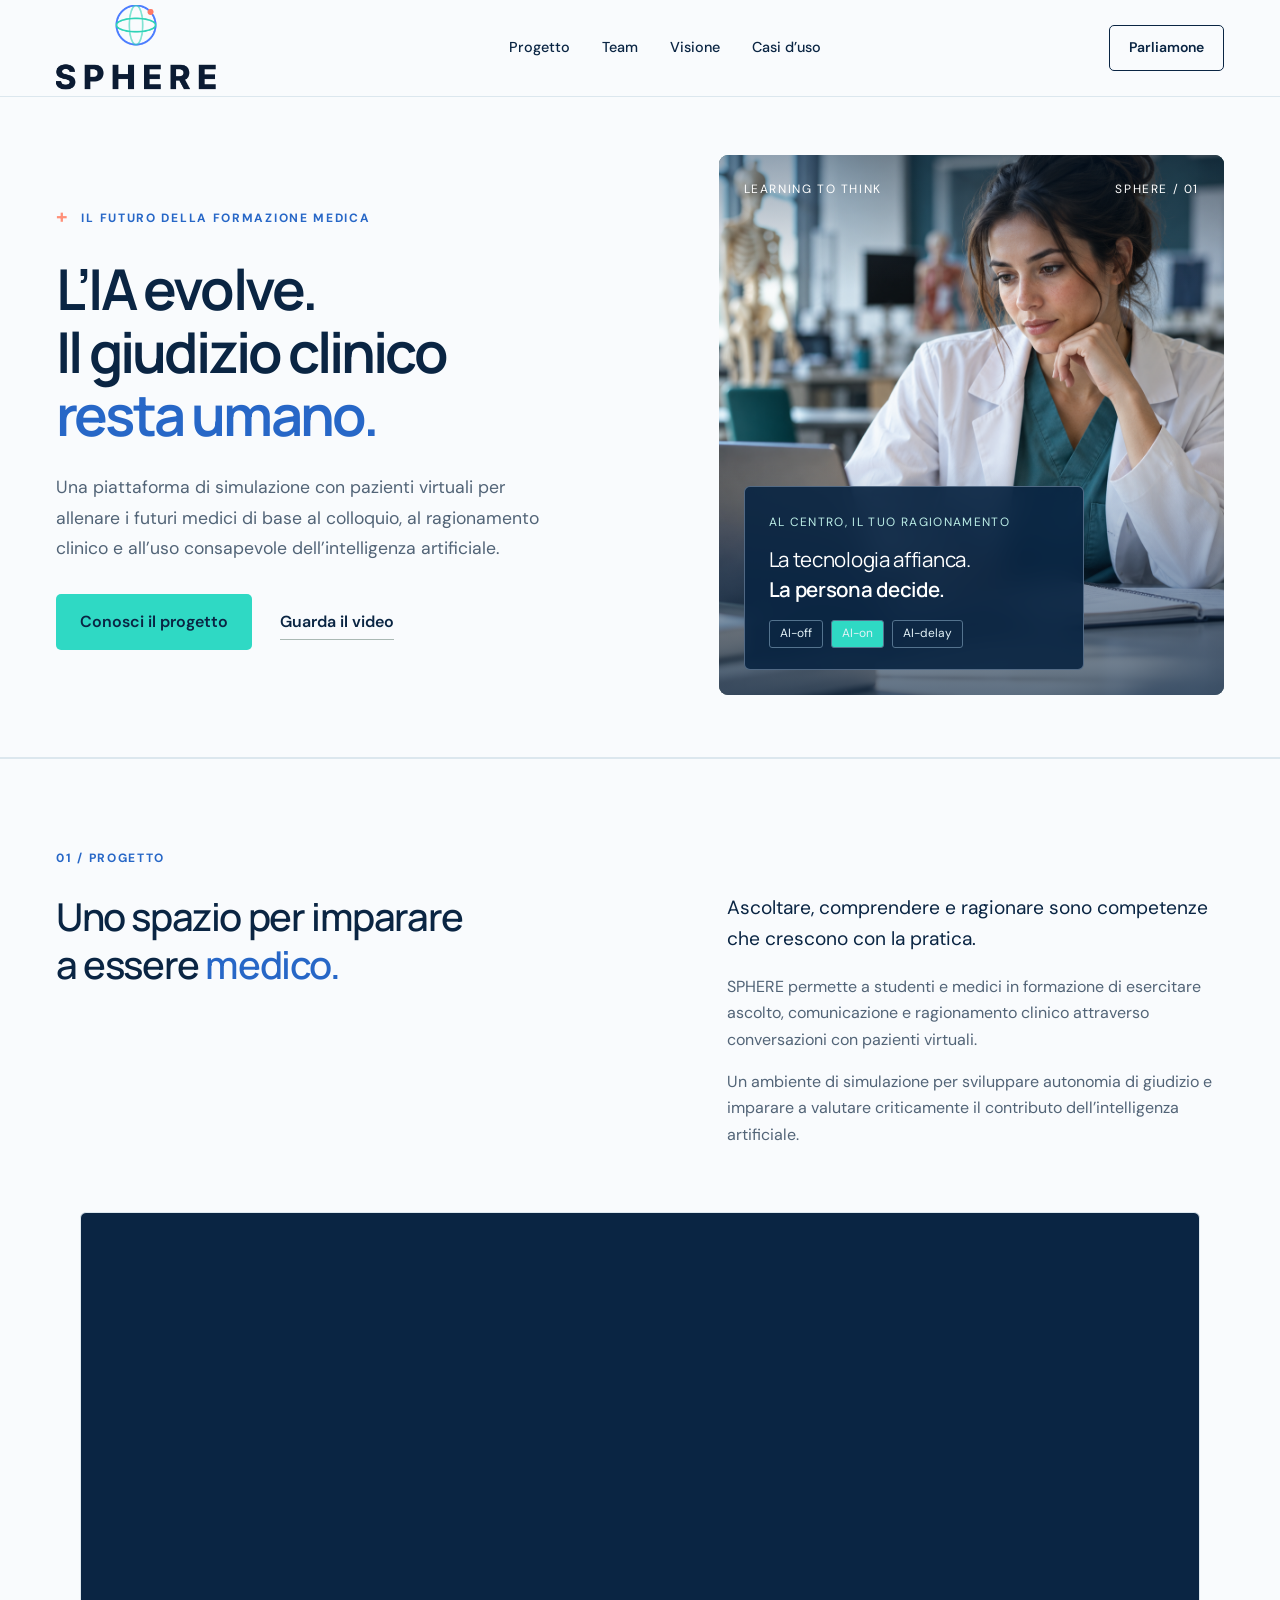
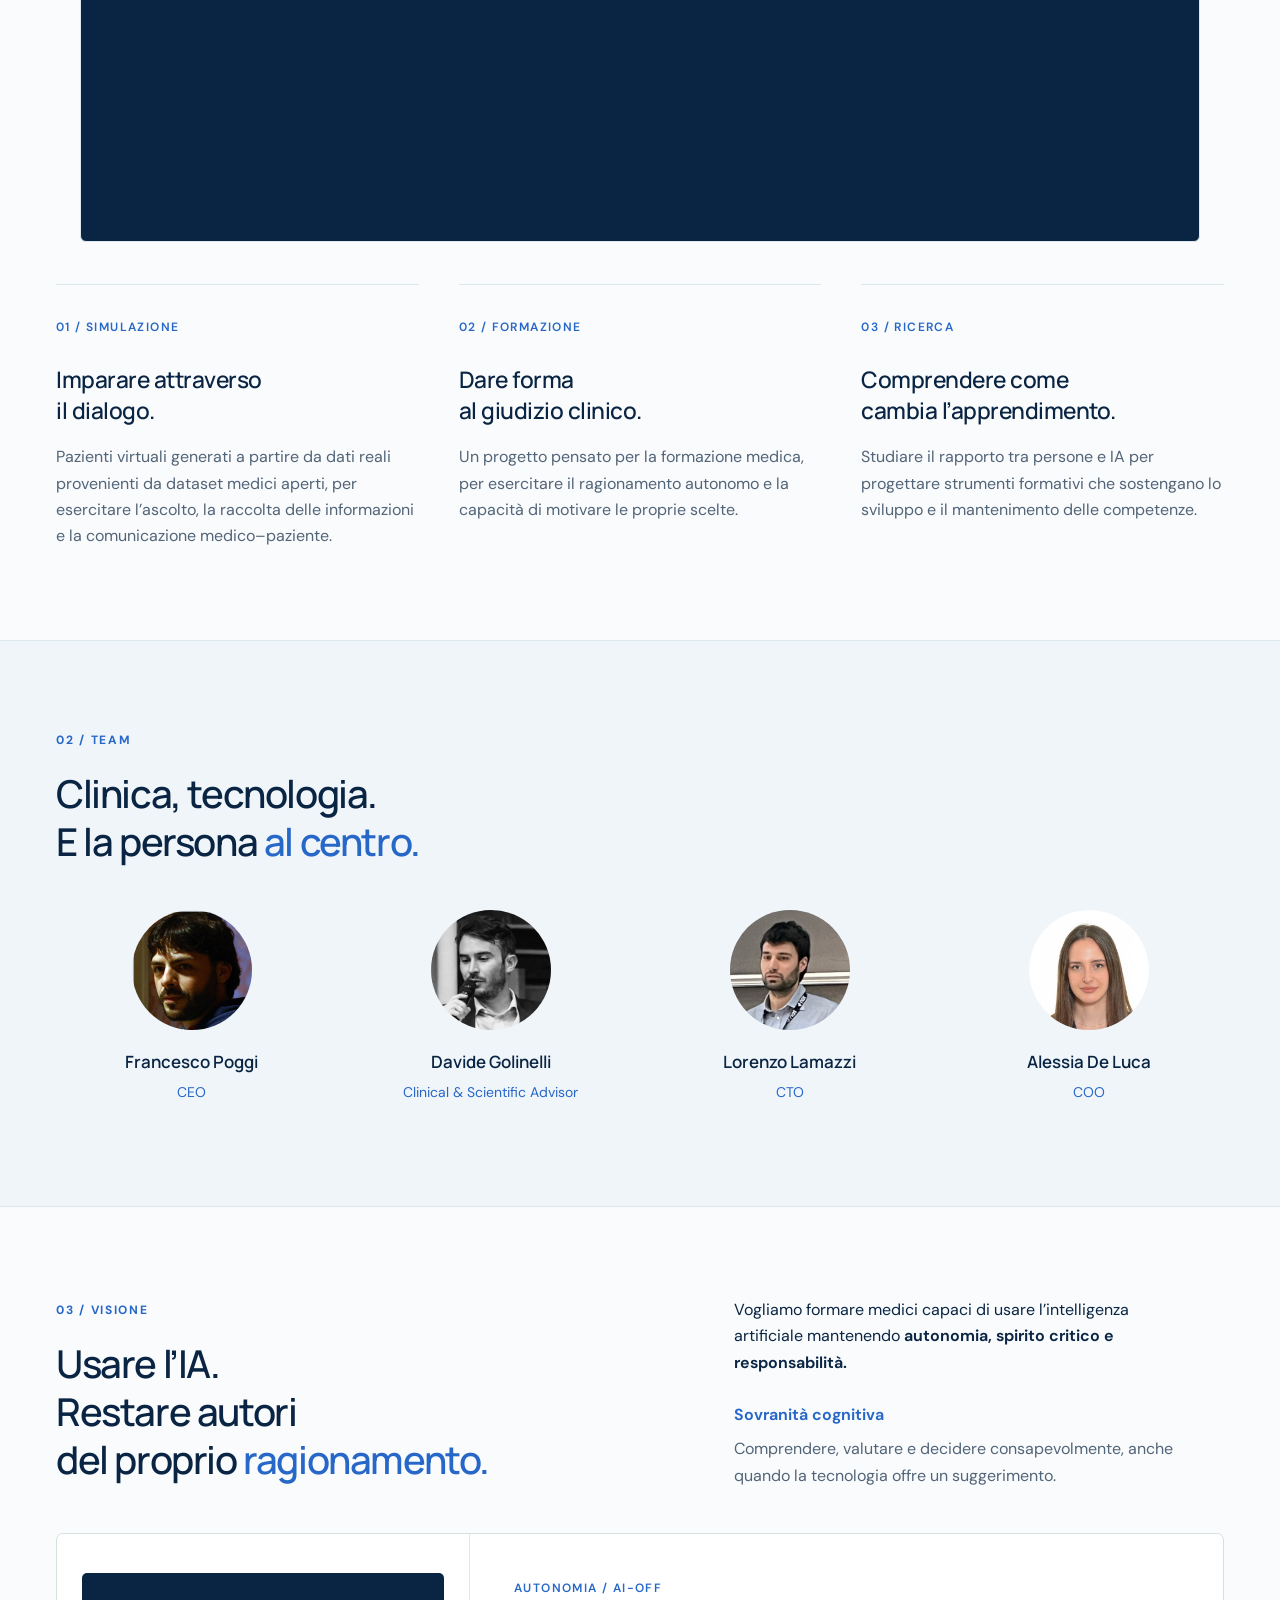
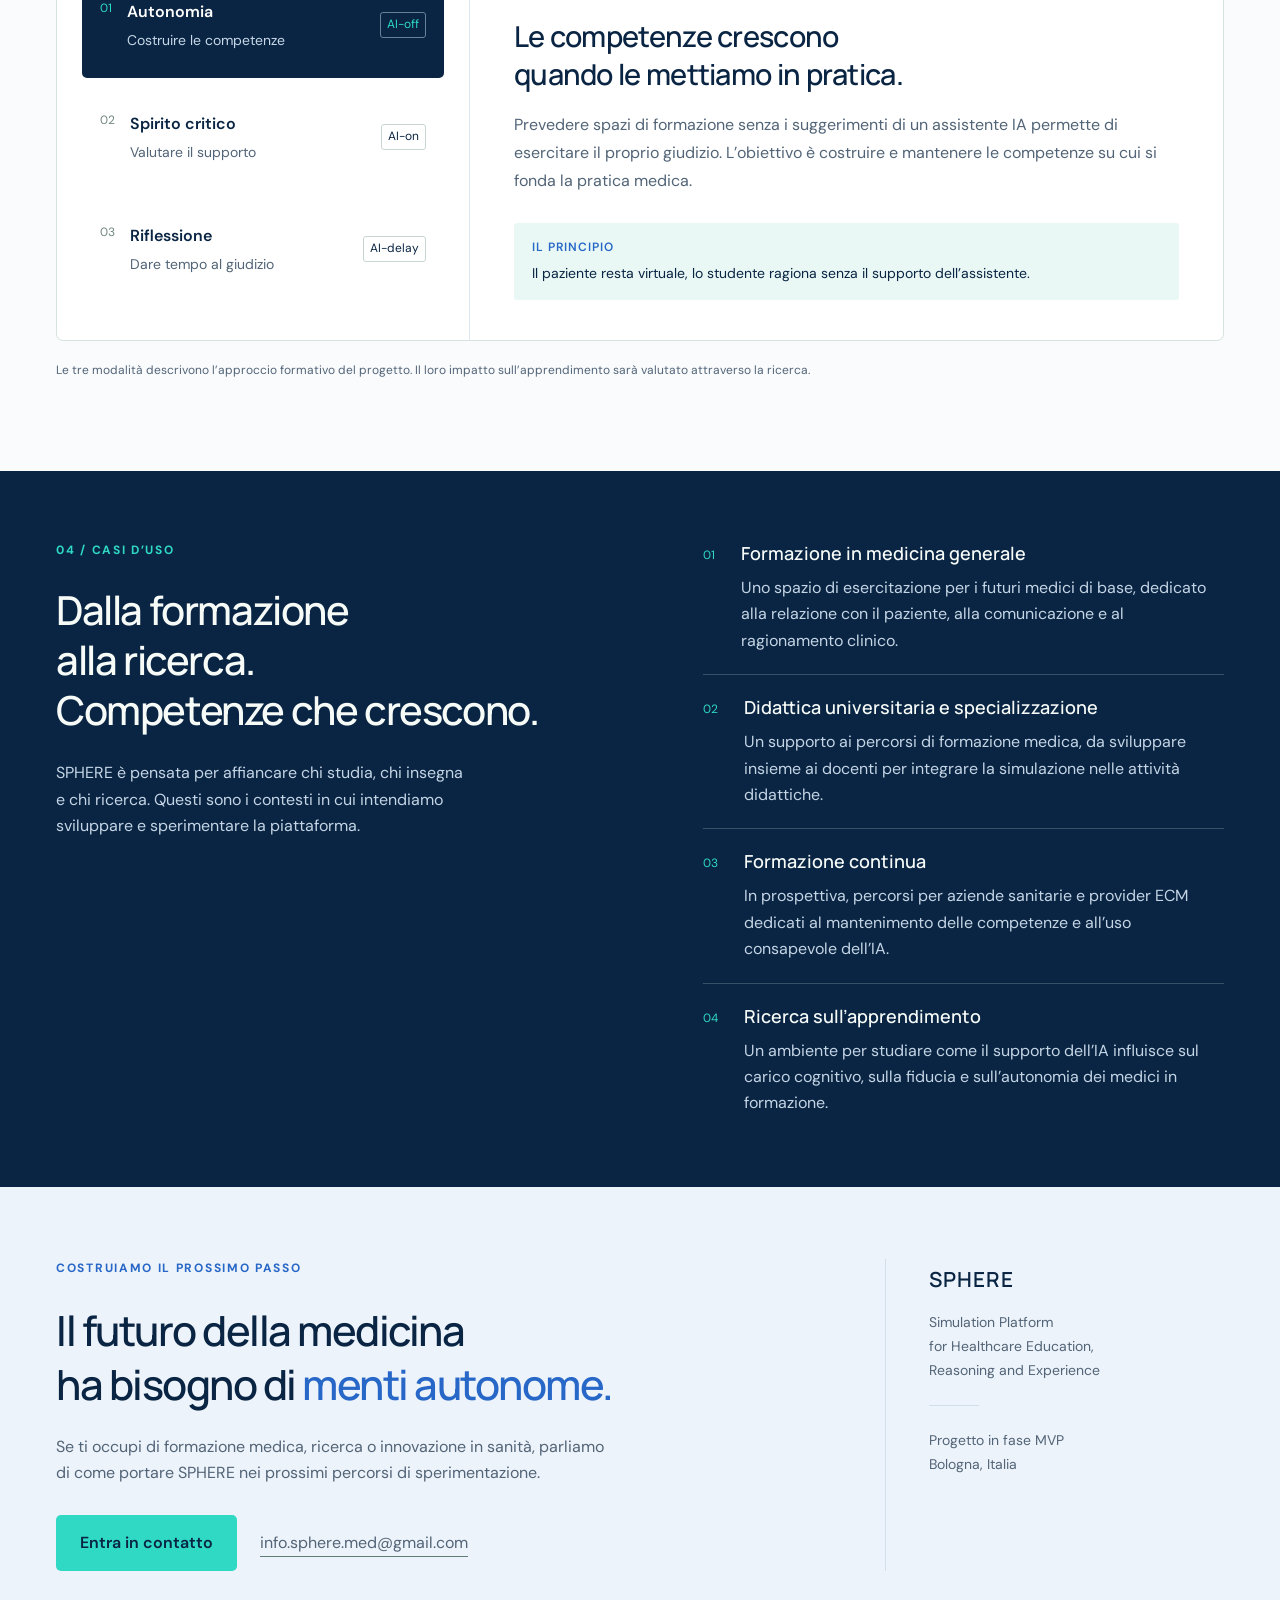
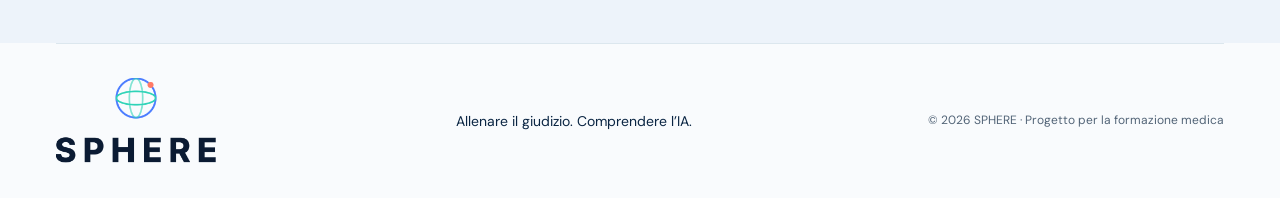
<file: index.html>
<!DOCTYPE html>
<html lang="it">
<head><meta http-equiv="Content-Type" content="text/html; charset=UTF-8">
<meta name="viewport" content="width=device-width,initial-scale=1">
<title>SPHERE — Il giudizio clinico resta umano</title>
<meta name="description" content="SPHERE è il progetto di simulazione clinica per allenare il ragionamento, la comunicazione e l’uso consapevole dell’intelligenza artificiale nella formazione medica.">
<meta name="theme-color" content="#102c2d">
<meta property="og:title" content="SPHERE"><meta property="og:description" content="Allenare medici capaci di usare l’IA senza dipenderne. Scopri il progetto, il team, la visione e i contesti formativi di SPHERE."><meta property="og:type" content="website">
<link rel="icon" type="image/png" href="./assets/logo/SPHERE_logo.png">
<link rel="stylesheet" href="./styles.css">
<script src="./script.js" defer></script>
</head>
<body class="project-showcase logo-palette">
<a class="skip" href="#main">Vai al contenuto</a>
<header class="header"><div class="nav wrap">
<a class="brand" href="#" aria-label="SPHERE, inizio pagina"><span class="brand-logo"><img src="./assets/logo/SPHERE_logo_per-sfondi-chiari.png" alt="" width="2720" height="1688" fetchpriority="high"></span></a>
<nav aria-label="Navigazione principale"><a href="#progetto">Progetto</a><a href="#team">Team</a><a href="#visione">Visione</a><a href="#casi-uso">Casi d’uso</a></nav>
<a class="nav-cta" href="#contatti">Parliamone</a>
</div></header>
<main id="main">
<section class="hero wrap" aria-labelledby="hero-title">
<div class="hero-copy"><p class="eyebrow"><span class="tiny-cross" aria-hidden="true">+</span> IL FUTURO DELLA FORMAZIONE MEDICA</p>
<h1 id="hero-title">L’IA evolve.<br> Il giudizio clinico<br> <em>resta umano.</em></h1>
<p class="hero-intro">Una piattaforma di simulazione con pazienti virtuali per allenare i futuri medici di base al colloquio, al ragionamento clinico e all’uso consapevole dell’intelligenza artificiale.</p>
<div class="hero-actions"><a class="button primary" href="#progetto">Conosci il progetto</a><a class="text-link" href="#video-progetto">Guarda il video</a></div>
<!-- <div class="hero-meta"><span>EDTECH · LIFE SCIENCE</span><span>BOLOGNA, ITALIA</span></div> -->
</div>
<div class="hero-visual has-photo"><img class="hero-image" src="./assets/sphere-hero.png" alt="Immagine illustrativa di una medica in formazione che riflette su un caso al computer" width="1122" height="1402" fetchpriority="high"><div class="visual-heading"><span>LEARNING TO THINK</span><span>SPHERE / 01</span></div><div class="image-note"><span class="note-kicker">AL CENTRO, IL TUO RAGIONAMENTO</span><p>La tecnologia affianca.<br> <strong>La persona decide.</strong></p><div class="mode-pills"><span>AI-off</span><span>AI-on</span><span>AI-delay</span></div></div></div>
</section>
<div class="proof-bar"></div>
<!--
<div class="proof-bar"><div class="wrap proof-inner"><p>Simulation Platform for Healthcare<br> <strong>Education, Reasoning and Experience</strong></p><div><span class="proof-label">FASE DEL PROGETTO</span><strong>MVP funzionante</strong></div><div><span class="proof-label">AL CENTRO</span><strong>La formazione dei futuri medici</strong></div></div></div>
-->

<section class="section wrap intro" id="progetto" aria-labelledby="progetto-title">
  <p class="eyebrow">01 / PROGETTO</p>
  <div class="intro-grid">
    <h2 id="progetto-title">Uno spazio per imparare<br> a essere <em>medico.</em></h2>
    <div>
      <p class="large-copy">Ascoltare, comprendere e ragionare sono competenze che crescono con la pratica.</p>
      <p>
		SPHERE permette a studenti e medici in formazione di esercitare ascolto, comunicazione e ragionamento clinico attraverso conversazioni con pazienti virtuali.
	  </p>
	  <p>
	  Un ambiente di simulazione per sviluppare autonomia di giudizio e imparare a valutare criticamente il contributo dell’intelligenza artificiale.
	  </p>
	</div>
  </div>
  <figure class="project-video" id="video-progetto" aria-label="Presentazione del progetto SPHERE">
    <div class="project-video-frame">
      <iframe src="https://www.youtube-nocookie.com/embed/bb6zfynvsRU" title="Video di presentazione del progetto SPHERE" width="1120" height="630" loading="lazy" referrerpolicy="strict-origin-when-cross-origin" allow="accelerometer; clipboard-write; encrypted-media; gyroscope; picture-in-picture; web-share" allowfullscreen></iframe>
    </div>
  </figure>
  <div class="principle-grid project-pillars">
    <article>
      <span class="principle-number">01 / SIMULAZIONE</span>
      <h3>Imparare attraverso<br> il dialogo.</h3>
      <p>Pazienti virtuali generati a partire da dati reali provenienti da dataset medici aperti, per esercitare l’ascolto, la raccolta delle informazioni e la comunicazione medico–paziente.</p>
    </article>
    <article>
      <span class="principle-number">02 / FORMAZIONE</span>
      <h3>Dare forma<br> al giudizio clinico.</h3>
      <p>Un progetto pensato per la formazione medica, per esercitare il ragionamento autonomo e la capacità di motivare le proprie scelte.</p>
    </article>
    <article>
      <span class="principle-number">03 / RICERCA</span>
      <h3>Comprendere come<br> cambia l’apprendimento.</h3>
      <p>Studiare il rapporto tra persone e IA per progettare strumenti formativi che sostengano lo sviluppo e il mantenimento delle competenze.</p>
    </article>
  </div>
</section>

<section class="team-section" id="team" aria-labelledby="team-title">
  <div class="section wrap">
    <div class="section-heading">
      <div>
        <p class="eyebrow">02 / TEAM</p>
        <h2 id="team-title">Clinica, tecnologia.<br> E la persona <em>al centro.</em></h2>
      </div>
    </div>
    <div class="team-grid">
      <article><span class="team-portrait portrait-fp"><img src="./assets/Foto_FP.png" alt="Ritratto di Francesco Poggi" width="120" height="120" loading="lazy" decoding="async"></span><h3>Francesco Poggi</h3><p>CEO</p></article>
	  <article><span class="team-portrait portrait-dg"><img src="./assets/Foto_DG.png" alt="Ritratto di Davide Golinelli" width="120" height="120" loading="lazy" decoding="async"></span><h3>Davide Golinelli</h3><p>Clinical & Scientific Advisor</p></article>
	  <article><span class="team-portrait portrait-ll"><img src="./assets/Foto_LL.png" alt="Ritratto di Lorenzo Lamazzi" width="120" height="120" loading="lazy" decoding="async"></span><h3>Lorenzo Lamazzi</h3><p>CTO</p></article>
      <article><span class="team-portrait portrait-ad"><img src="./assets/Foto_AD.png" alt="Ritratto di Alessia De Luca" width="120" height="120" loading="lazy" decoding="async"></span><h3>Alessia De Luca</h3><p>COO</p></article>
    </div>
  </div>
</section>

<section class="method-section vision-section" id="visione" aria-labelledby="visione-title">
  <div class="wrap section">
    <div class="section-heading">
      <div>
        <p class="eyebrow">03 / VISIONE</p>
        <h2 id="visione-title">Usare l’IA.<br> Restare autori<br> del proprio <em>ragionamento.</em></h2>
      </div>
      <div class="vision-intro">
        <p class="vision-statement">Vogliamo formare medici capaci di usare l’intelligenza artificiale mantenendo <strong>autonomia, spirito critico e responsabilità.</strong></p>
        <div class="vision-definition">
          <p class="vision-label">Sovranità cognitiva</p>
          <p>Comprendere, valutare e decidere consapevolmente, anche quando la tecnologia offre un suggerimento.</p>
        </div>
      </div>
    </div>
    <div class="method-explorer">
      <div class="mode-selector" role="tablist" aria-orientation="vertical" aria-label="Approccio formativo">
        <button id="tab-off" role="tab" aria-selected="true" aria-controls="panel-off" class="mode-tab"><span class="mode-index">01</span><span><strong>Autonomia</strong><small>Costruire le competenze</small></span><span class="mode-tag">AI-off</span></button>
        <button id="tab-on" role="tab" aria-selected="false" aria-controls="panel-on" tabindex="-1" class="mode-tab"><span class="mode-index">02</span><span><strong>Spirito critico</strong><small>Valutare il supporto</small></span><span class="mode-tag">AI-on</span></button>
        <button id="tab-delay" role="tab" aria-selected="false" aria-controls="panel-delay" tabindex="-1" class="mode-tab"><span class="mode-index">03</span><span><strong>Riflessione</strong><small>Dare tempo al giudizio</small></span><span class="mode-tag">AI-delay</span></button>
      </div>
      <div class="mode-content">
        <div class="mode-panel" id="panel-off" role="tabpanel" aria-labelledby="tab-off" tabindex="0">
          <span class="panel-label">AUTONOMIA / AI-OFF</span>
          <h3>Le competenze crescono<br> quando le mettiamo in pratica.</h3>
          <p>Prevedere spazi di formazione senza i suggerimenti di un assistente IA permette di esercitare il proprio giudizio. L’obiettivo è costruire e mantenere le competenze su cui si fonda la pratica medica.</p>
          <div class="learning-goal"><span>IL PRINCIPIO</span>Il paziente resta virtuale, lo studente ragiona senza il supporto dell’assistente.</div>
        </div>
        <div class="mode-panel" id="panel-on" role="tabpanel" aria-labelledby="tab-on" tabindex="0" hidden>
          <span class="panel-label">SPIRITO CRITICO / AI-ON</span>
          <h3>Ogni suggerimento<br> richiede un giudizio.</h3>
          <p>Imparare a lavorare con l’IA significa comprenderne il contributo, riconoscerne i limiti e poter dissentire. Il progetto mette al centro la capacità di verificare le indicazioni ricevute e assumersi la responsabilità delle proprie scelte.</p>
          <div class="learning-goal"><span>IL PRINCIPIO</span>Un supporto da valutare con consapevolezza, mantenendo la possibilità di cambiare direzione.</div>
        </div>
        <div class="mode-panel" id="panel-delay" role="tabpanel" aria-labelledby="tab-delay" tabindex="0" hidden>
          <span class="panel-label">RIFLESSIONE / AI-DELAY</span>
          <h3>Il tempo per pensare<br> fa parte dell’apprendimento.</h3>
          <p>Formulare un proprio giudizio prima di consultare l’assistente lascia spazio al ragionamento autonomo. Il confronto successivo con l’IA diventa un’occasione per riesaminare le proprie idee e spiegare perché mantenerle o modificarle.</p>
          <div class="learning-goal"><span>IL PRINCIPIO</span>Prima un’ipotesi autonoma, poi un confronto ragionato con il contributo dell’IA.</div>
        </div>
      </div>
    </div>
    <p class="method-caption">Le tre modalità descrivono l’approccio formativo del progetto. Il loro impatto sull’apprendimento sarà valutato attraverso la ricerca.</p>
  </div>
</section>

<section class="audience-section" id="casi-uso" aria-labelledby="casi-uso-title">
  <div class="wrap audience-grid">
    <div>
      <p class="eyebrow">04 / CASI D’USO</p>
      <h2 id="casi-uso-title">Dalla formazione<br> alla ricerca.<br> Competenze che crescono.</h2>
      <p class="audience-intro">SPHERE è pensata per affiancare chi studia, chi insegna e chi ricerca. Questi sono i contesti in cui intendiamo sviluppare e sperimentare la piattaforma.</p>
    </div>
    <div class="audience-list">
      <article><span>01</span><div><h3>Formazione in medicina generale</h3><p>Uno spazio di esercitazione per i futuri medici di base, dedicato alla relazione con il paziente, alla comunicazione e al ragionamento clinico.</p></div></article>
      <article><span>02</span><div><h3>Didattica universitaria e specializzazione</h3><p>Un supporto ai percorsi di formazione medica, da sviluppare insieme ai docenti per integrare la simulazione nelle attività didattiche.</p></div></article>
      <article><span>03</span><div><h3>Formazione continua</h3><p>In prospettiva, percorsi per aziende sanitarie e provider ECM dedicati al mantenimento delle competenze e all’uso consapevole dell’IA.</p></div></article>
      <article><span>04</span><div><h3>Ricerca sull’apprendimento</h3><p>Un ambiente per studiare come il supporto dell’IA influisce sul carico cognitivo, sulla fiducia e sull’autonomia dei medici in formazione.</p></div></article>
    </div>
  </div>
</section>

<section class="contact-section" id="contatti" aria-labelledby="contatti-title"><div class="wrap contact-inner"><div><p class="eyebrow">COSTRUIAMO IL PROSSIMO PASSO</p><h2 id="contatti-title">Il futuro della medicina<br> ha bisogno di <em>menti autonome.</em></h2><p>Se ti occupi di formazione medica, ricerca o innovazione in sanità, parliamo di come portare SPHERE nei prossimi percorsi di sperimentazione.</p><a class="button mint-button" href="mailto:sphere@gmail.com?subject=SPHERE%20-%20Informazioni%20sul%20progetto">Entra in contatto</a><a class="contact-email" href="mailto:sphere@gmail.com">info.sphere.med@gmail.com</a></div><div class="contact-aside"><span>SPHERE</span><p>Simulation Platform<br> for Healthcare Education,<br> Reasoning and Experience</p><div class="contact-divider"></div><p>Progetto in fase MVP<br> Bologna, Italia</p></div></div></section>
</main>
<footer class="footer wrap"><a class="brand" href="#" aria-label="SPHERE, torna all’inizio"><span class="brand-logo"><img src="./assets/logo/SPHERE_logo_per-sfondi-chiari.png" alt="" width="2720" height="1688" loading="lazy" decoding="async"></span></a><p>Allenare il giudizio. Comprendere l’IA.</p><span>© 2026 SPHERE · Progetto per la formazione medica</span></footer>
</body>
</html>
</file>
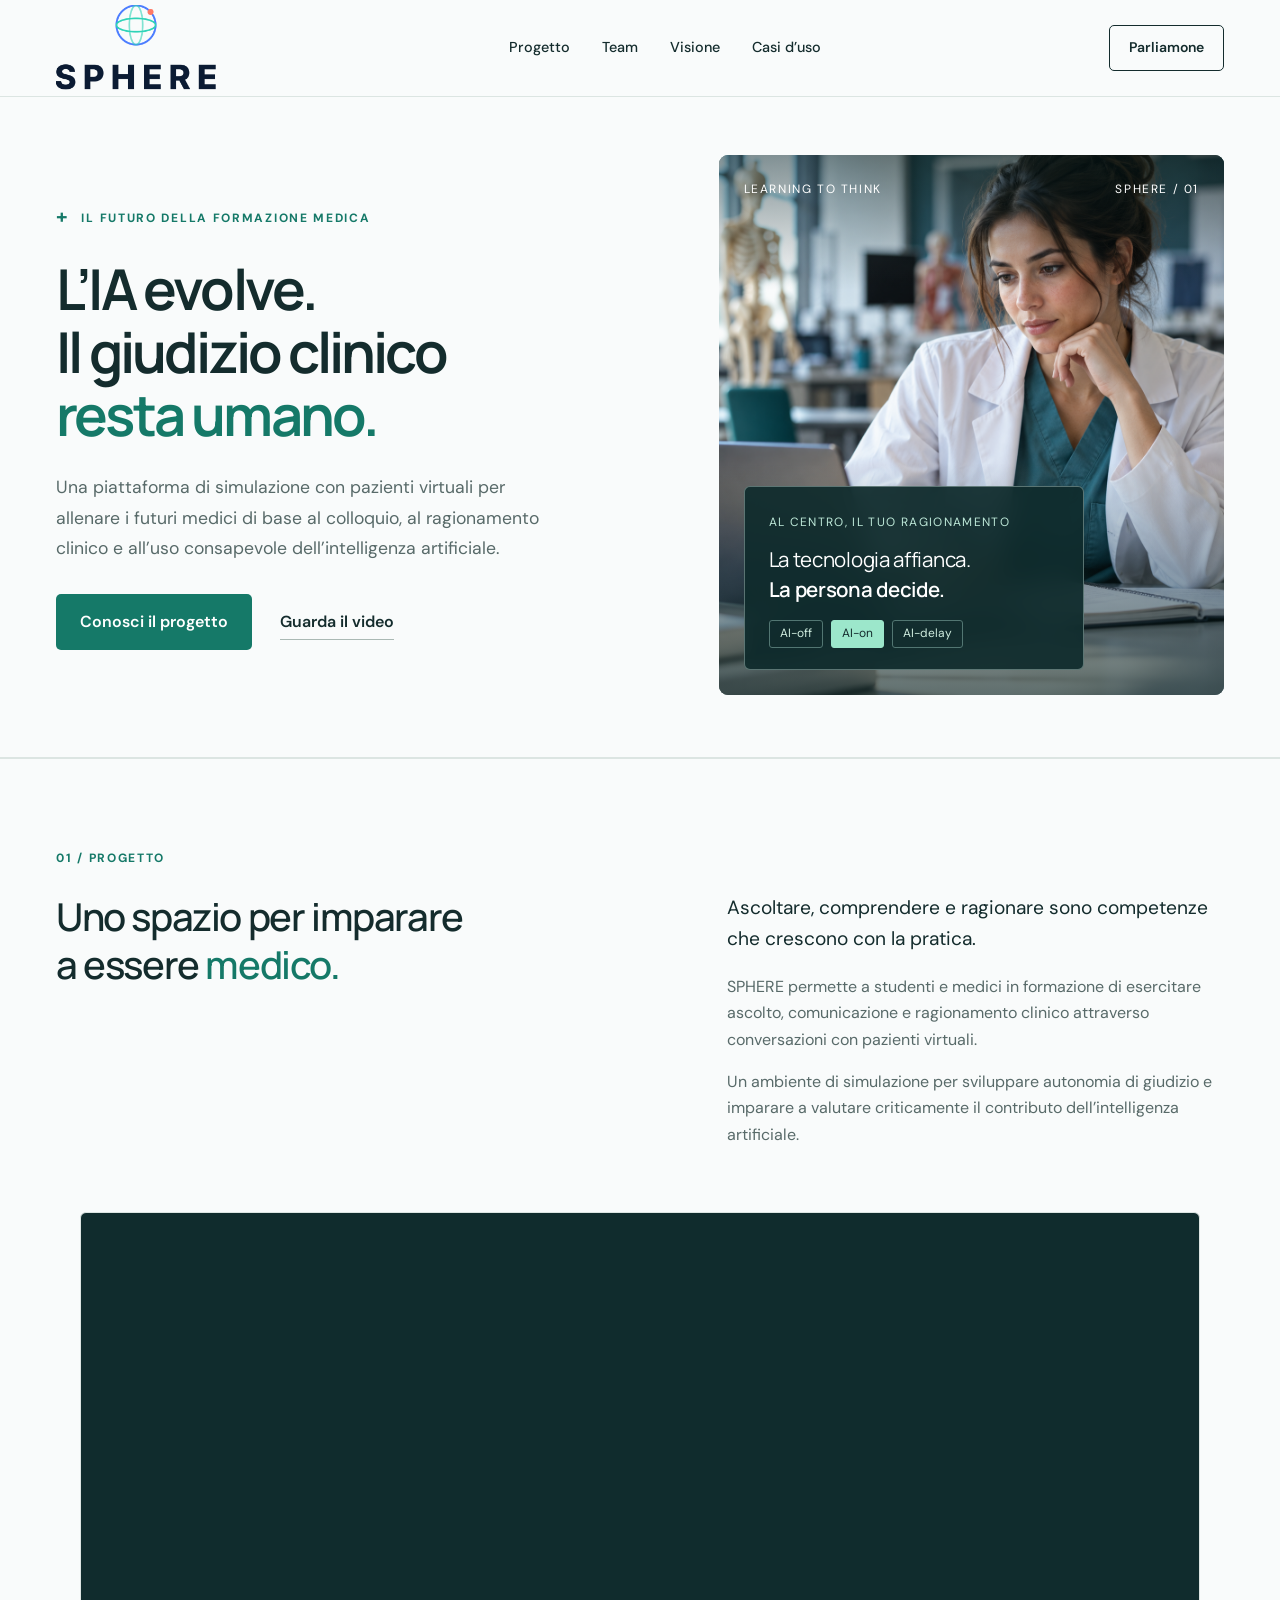
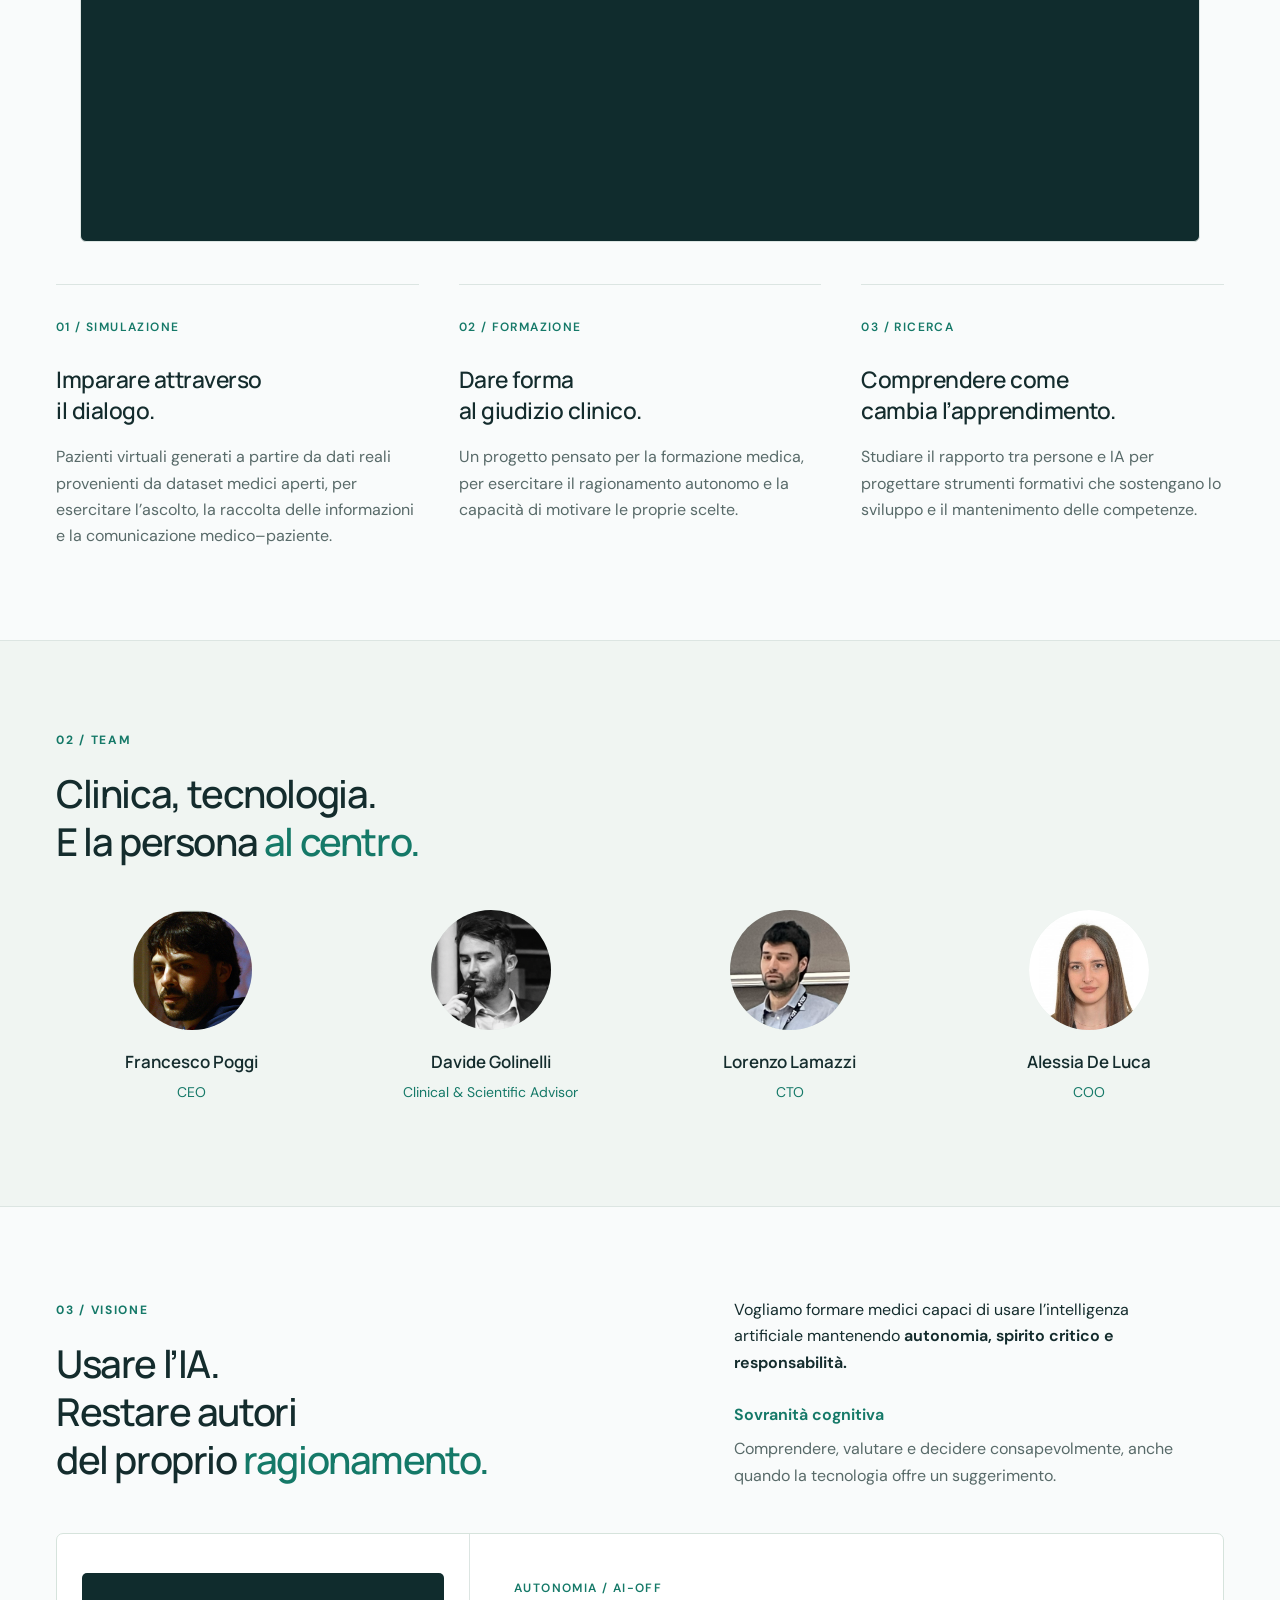
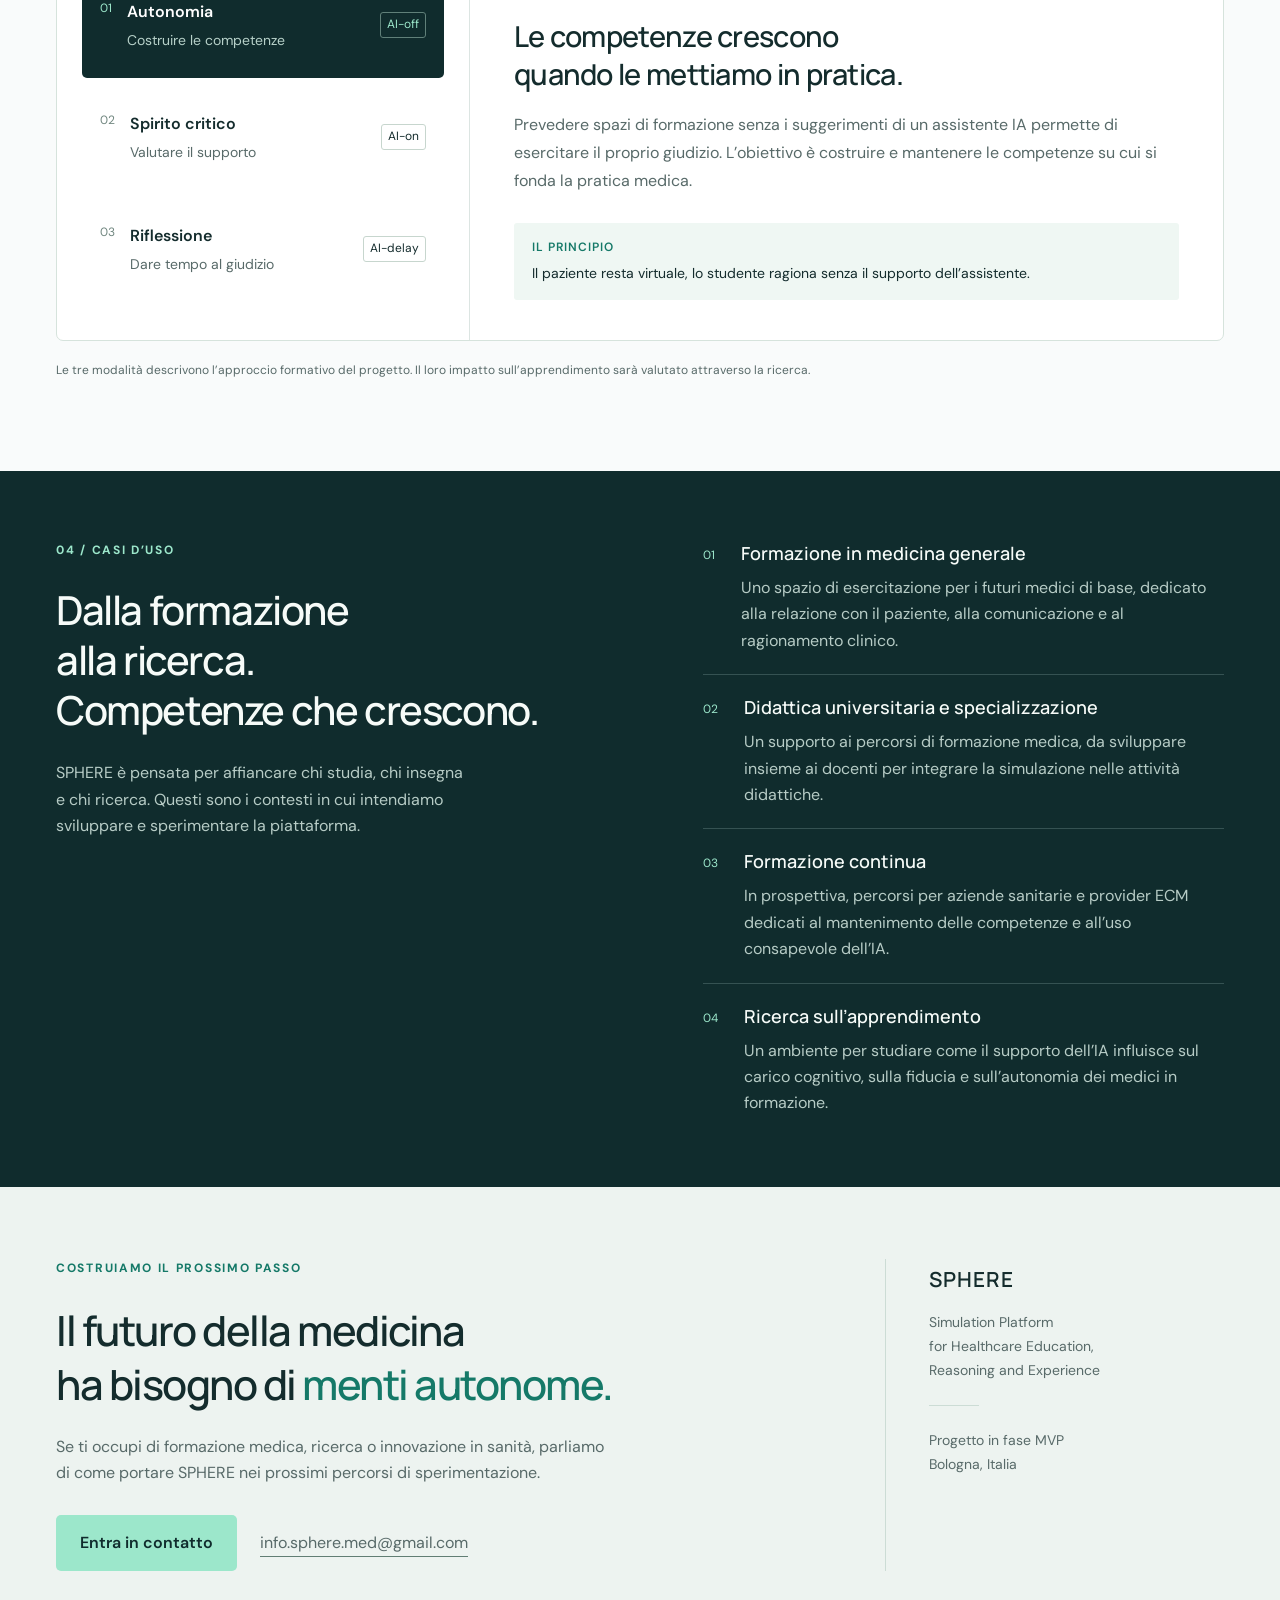
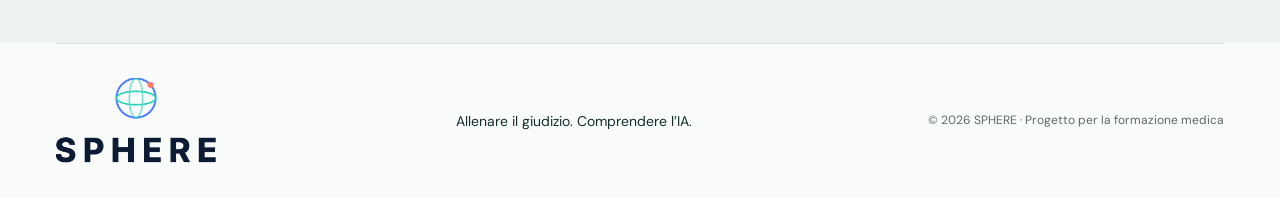
<file: index_green.html>
<!DOCTYPE html>
<html lang="it">
<head><meta http-equiv="Content-Type" content="text/html; charset=UTF-8">
<meta name="viewport" content="width=device-width,initial-scale=1">
<title>SPHERE — Il giudizio clinico resta umano</title>
<meta name="description" content="SPHERE è il progetto di simulazione clinica per allenare il ragionamento, la comunicazione e l’uso consapevole dell’intelligenza artificiale nella formazione medica.">
<meta name="theme-color" content="#102c2d">
<meta property="og:title" content="SPHERE — Il giudizio clinico resta umano"><meta property="og:description" content="Allenare medici capaci di usare l’IA senza dipenderne. Scopri il progetto, il team, la visione e i contesti formativi di SPHERE."><meta property="og:type" content="website">
<link rel="icon" type="image/png" href="./assets/logo/SPHERE_logo.png">
<link rel="stylesheet" href="./styles_green.css">
<script src="./script.js" defer></script>
</head>
<body class="project-showcase">
<a class="skip" href="#main">Vai al contenuto</a>
<header class="header"><div class="nav wrap">
<a class="brand" href="#" aria-label="SPHERE, inizio pagina"><span class="brand-logo"><img src="./assets/logo/SPHERE_logo_per-sfondi-chiari.png" alt="" width="2720" height="1688" fetchpriority="high"></span></a>
<nav aria-label="Navigazione principale"><a href="#progetto">Progetto</a><a href="#team">Team</a><a href="#visione">Visione</a><a href="#casi-uso">Casi d’uso</a></nav>
<a class="nav-cta" href="#contatti">Parliamone</a>
</div></header>
<main id="main">
<section class="hero wrap" aria-labelledby="hero-title">
<div class="hero-copy"><p class="eyebrow"><span class="tiny-cross" aria-hidden="true">+</span> IL FUTURO DELLA FORMAZIONE MEDICA</p>
<h1 id="hero-title">L’IA evolve.<br> Il giudizio clinico<br> <em>resta umano.</em></h1>
<p class="hero-intro">Una piattaforma di simulazione con pazienti virtuali per allenare i futuri medici di base al colloquio, al ragionamento clinico e all’uso consapevole dell’intelligenza artificiale.</p>
<div class="hero-actions"><a class="button primary" href="#progetto">Conosci il progetto</a><a class="text-link" href="#video-progetto">Guarda il video</a></div>
<!-- <div class="hero-meta"><span>EDTECH · LIFE SCIENCE</span><span>BOLOGNA, ITALIA</span></div> -->
</div>
<div class="hero-visual has-photo"><img class="hero-image" src="./assets/sphere-hero.png" alt="Immagine illustrativa di una medica in formazione che riflette su un caso al computer" width="1122" height="1402" fetchpriority="high"><div class="visual-heading"><span>LEARNING TO THINK</span><span>SPHERE / 01</span></div><div class="image-note"><span class="note-kicker">AL CENTRO, IL TUO RAGIONAMENTO</span><p>La tecnologia affianca.<br> <strong>La persona decide.</strong></p><div class="mode-pills"><span>AI-off</span><span>AI-on</span><span>AI-delay</span></div></div></div>
</section>
<div class="proof-bar"></div>
<!--
<div class="proof-bar"><div class="wrap proof-inner"><p>Simulation Platform for Healthcare<br> <strong>Education, Reasoning and Experience</strong></p><div><span class="proof-label">FASE DEL PROGETTO</span><strong>MVP funzionante</strong></div><div><span class="proof-label">AL CENTRO</span><strong>La formazione dei futuri medici</strong></div></div></div>
-->

<section class="section wrap intro" id="progetto" aria-labelledby="progetto-title">
  <p class="eyebrow">01 / PROGETTO</p>
  <div class="intro-grid">
    <h2 id="progetto-title">Uno spazio per imparare<br> a essere <em>medico.</em></h2>
    <div>
      <p class="large-copy">Ascoltare, comprendere e ragionare sono competenze che crescono con la pratica.</p>
      <p>
		SPHERE permette a studenti e medici in formazione di esercitare ascolto, comunicazione e ragionamento clinico attraverso conversazioni con pazienti virtuali.
	  </p>
	  <p>
	  Un ambiente di simulazione per sviluppare autonomia di giudizio e imparare a valutare criticamente il contributo dell’intelligenza artificiale.
	  </p>
	</div>
  </div>
  <figure class="project-video" id="video-progetto" aria-label="Presentazione del progetto SPHERE">
    <div class="project-video-frame">
      <iframe src="https://www.youtube-nocookie.com/embed/bb6zfynvsRU" title="Video di presentazione del progetto SPHERE" width="1120" height="630" loading="lazy" referrerpolicy="strict-origin-when-cross-origin" allow="accelerometer; clipboard-write; encrypted-media; gyroscope; picture-in-picture; web-share" allowfullscreen></iframe>
    </div>
  </figure>
  <div class="principle-grid project-pillars">
    <article>
      <span class="principle-number">01 / SIMULAZIONE</span>
      <h3>Imparare attraverso<br> il dialogo.</h3>
      <p>Pazienti virtuali generati a partire da dati reali provenienti da dataset medici aperti, per esercitare l’ascolto, la raccolta delle informazioni e la comunicazione medico–paziente.</p>
    </article>
    <article>
      <span class="principle-number">02 / FORMAZIONE</span>
      <h3>Dare forma<br> al giudizio clinico.</h3>
      <p>Un progetto pensato per la formazione medica, per esercitare il ragionamento autonomo e la capacità di motivare le proprie scelte.</p>
    </article>
    <article>
      <span class="principle-number">03 / RICERCA</span>
      <h3>Comprendere come<br> cambia l’apprendimento.</h3>
      <p>Studiare il rapporto tra persone e IA per progettare strumenti formativi che sostengano lo sviluppo e il mantenimento delle competenze.</p>
    </article>
  </div>
</section>

<section class="team-section" id="team" aria-labelledby="team-title">
  <div class="section wrap">
    <div class="section-heading">
      <div>
        <p class="eyebrow">02 / TEAM</p>
        <h2 id="team-title">Clinica, tecnologia.<br> E la persona <em>al centro.</em></h2>
      </div>
    </div>
    <div class="team-grid">
      <article><span class="team-portrait portrait-fp"><img src="./assets/Foto_FP.png" alt="Ritratto di Francesco Poggi" width="120" height="120" loading="lazy" decoding="async"></span><h3>Francesco Poggi</h3><p>CEO</p></article>
	  <article><span class="team-portrait portrait-dg"><img src="./assets/Foto_DG.png" alt="Ritratto di Davide Golinelli" width="120" height="120" loading="lazy" decoding="async"></span><h3>Davide Golinelli</h3><p>Clinical & Scientific Advisor</p></article>
	  <article><span class="team-portrait portrait-ll"><img src="./assets/Foto_LL.png" alt="Ritratto di Lorenzo Lamazzi" width="120" height="120" loading="lazy" decoding="async"></span><h3>Lorenzo Lamazzi</h3><p>CTO</p></article>
      <article><span class="team-portrait portrait-ad"><img src="./assets/Foto_AD.png" alt="Ritratto di Alessia De Luca" width="120" height="120" loading="lazy" decoding="async"></span><h3>Alessia De Luca</h3><p>COO</p></article>
    </div>
  </div>
</section>

<section class="method-section vision-section" id="visione" aria-labelledby="visione-title">
  <div class="wrap section">
    <div class="section-heading">
      <div>
        <p class="eyebrow">03 / VISIONE</p>
        <h2 id="visione-title">Usare l’IA.<br> Restare autori<br> del proprio <em>ragionamento.</em></h2>
      </div>
      <div class="vision-intro">
        <p class="vision-statement">Vogliamo formare medici capaci di usare l’intelligenza artificiale mantenendo <strong>autonomia, spirito critico e responsabilità.</strong></p>
        <div class="vision-definition">
          <p class="vision-label">Sovranità cognitiva</p>
          <p>Comprendere, valutare e decidere consapevolmente, anche quando la tecnologia offre un suggerimento.</p>
        </div>
      </div>
    </div>
    <div class="method-explorer">
      <div class="mode-selector" role="tablist" aria-orientation="vertical" aria-label="Approccio formativo">
        <button id="tab-off" role="tab" aria-selected="true" aria-controls="panel-off" class="mode-tab"><span class="mode-index">01</span><span><strong>Autonomia</strong><small>Costruire le competenze</small></span><span class="mode-tag">AI-off</span></button>
        <button id="tab-on" role="tab" aria-selected="false" aria-controls="panel-on" tabindex="-1" class="mode-tab"><span class="mode-index">02</span><span><strong>Spirito critico</strong><small>Valutare il supporto</small></span><span class="mode-tag">AI-on</span></button>
        <button id="tab-delay" role="tab" aria-selected="false" aria-controls="panel-delay" tabindex="-1" class="mode-tab"><span class="mode-index">03</span><span><strong>Riflessione</strong><small>Dare tempo al giudizio</small></span><span class="mode-tag">AI-delay</span></button>
      </div>
      <div class="mode-content">
        <div class="mode-panel" id="panel-off" role="tabpanel" aria-labelledby="tab-off" tabindex="0">
          <span class="panel-label">AUTONOMIA / AI-OFF</span>
          <h3>Le competenze crescono<br> quando le mettiamo in pratica.</h3>
          <p>Prevedere spazi di formazione senza i suggerimenti di un assistente IA permette di esercitare il proprio giudizio. L’obiettivo è costruire e mantenere le competenze su cui si fonda la pratica medica.</p>
          <div class="learning-goal"><span>IL PRINCIPIO</span>Il paziente resta virtuale, lo studente ragiona senza il supporto dell’assistente.</div>
        </div>
        <div class="mode-panel" id="panel-on" role="tabpanel" aria-labelledby="tab-on" tabindex="0" hidden>
          <span class="panel-label">SPIRITO CRITICO / AI-ON</span>
          <h3>Ogni suggerimento<br> richiede un giudizio.</h3>
          <p>Imparare a lavorare con l’IA significa comprenderne il contributo, riconoscerne i limiti e poter dissentire. Il progetto mette al centro la capacità di verificare le indicazioni ricevute e assumersi la responsabilità delle proprie scelte.</p>
          <div class="learning-goal"><span>IL PRINCIPIO</span>Un supporto da valutare con consapevolezza, mantenendo la possibilità di cambiare direzione.</div>
        </div>
        <div class="mode-panel" id="panel-delay" role="tabpanel" aria-labelledby="tab-delay" tabindex="0" hidden>
          <span class="panel-label">RIFLESSIONE / AI-DELAY</span>
          <h3>Il tempo per pensare<br> fa parte dell’apprendimento.</h3>
          <p>Formulare un proprio giudizio prima di consultare l’assistente lascia spazio al ragionamento autonomo. Il confronto successivo con l’IA diventa un’occasione per riesaminare le proprie idee e spiegare perché mantenerle o modificarle.</p>
          <div class="learning-goal"><span>IL PRINCIPIO</span>Prima un’ipotesi autonoma, poi un confronto ragionato con il contributo dell’IA.</div>
        </div>
      </div>
    </div>
    <p class="method-caption">Le tre modalità descrivono l’approccio formativo del progetto. Il loro impatto sull’apprendimento sarà valutato attraverso la ricerca.</p>
  </div>
</section>

<section class="audience-section" id="casi-uso" aria-labelledby="casi-uso-title">
  <div class="wrap audience-grid">
    <div>
      <p class="eyebrow">04 / CASI D’USO</p>
      <h2 id="casi-uso-title">Dalla formazione<br> alla ricerca.<br> Competenze che crescono.</h2>
      <p class="audience-intro">SPHERE è pensata per affiancare chi studia, chi insegna e chi ricerca. Questi sono i contesti in cui intendiamo sviluppare e sperimentare la piattaforma.</p>
    </div>
    <div class="audience-list">
      <article><span>01</span><div><h3>Formazione in medicina generale</h3><p>Uno spazio di esercitazione per i futuri medici di base, dedicato alla relazione con il paziente, alla comunicazione e al ragionamento clinico.</p></div></article>
      <article><span>02</span><div><h3>Didattica universitaria e specializzazione</h3><p>Un supporto ai percorsi di formazione medica, da sviluppare insieme ai docenti per integrare la simulazione nelle attività didattiche.</p></div></article>
      <article><span>03</span><div><h3>Formazione continua</h3><p>In prospettiva, percorsi per aziende sanitarie e provider ECM dedicati al mantenimento delle competenze e all’uso consapevole dell’IA.</p></div></article>
      <article><span>04</span><div><h3>Ricerca sull’apprendimento</h3><p>Un ambiente per studiare come il supporto dell’IA influisce sul carico cognitivo, sulla fiducia e sull’autonomia dei medici in formazione.</p></div></article>
    </div>
  </div>
</section>

<section class="contact-section" id="contatti" aria-labelledby="contatti-title"><div class="wrap contact-inner"><div><p class="eyebrow">COSTRUIAMO IL PROSSIMO PASSO</p><h2 id="contatti-title">Il futuro della medicina<br> ha bisogno di <em>menti autonome.</em></h2><p>Se ti occupi di formazione medica, ricerca o innovazione in sanità, parliamo di come portare SPHERE nei prossimi percorsi di sperimentazione.</p><a class="button mint-button" href="mailto:sphere@gmail.com?subject=SPHERE%20-%20Informazioni%20sul%20progetto">Entra in contatto</a><a class="contact-email" href="mailto:sphere@gmail.com">info.sphere.med@gmail.com</a></div><div class="contact-aside"><span>SPHERE</span><p>Simulation Platform<br> for Healthcare Education,<br> Reasoning and Experience</p><div class="contact-divider"></div><p>Progetto in fase MVP<br> Bologna, Italia</p></div></div></section>
</main>
<footer class="footer wrap"><a class="brand" href="#" aria-label="SPHERE, torna all’inizio"><span class="brand-logo"><img src="./assets/logo/SPHERE_logo_per-sfondi-chiari.png" alt="" width="2720" height="1688" loading="lazy" decoding="async"></span></a><p>Allenare il giudizio. Comprendere l’IA.</p><span>© 2026 SPHERE · Progetto per la formazione medica</span></footer>
</body>
</html>
</file>
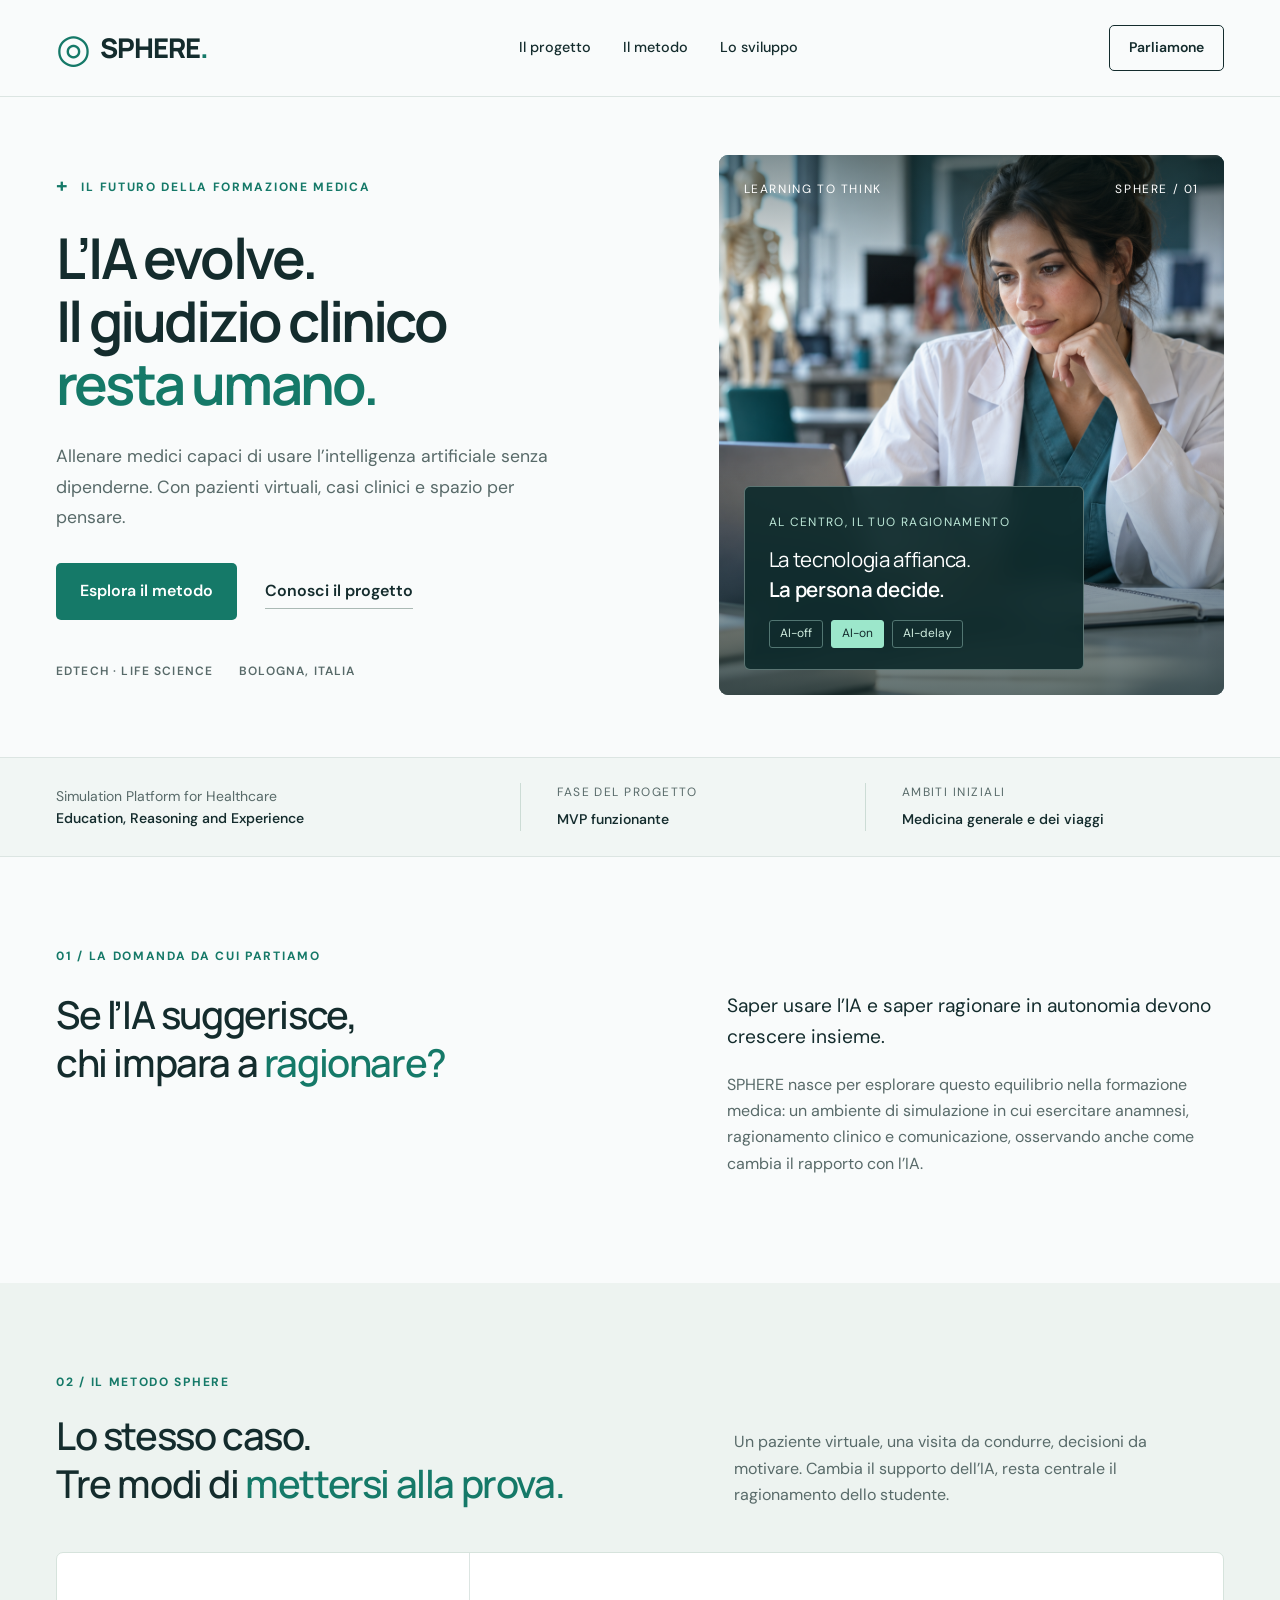
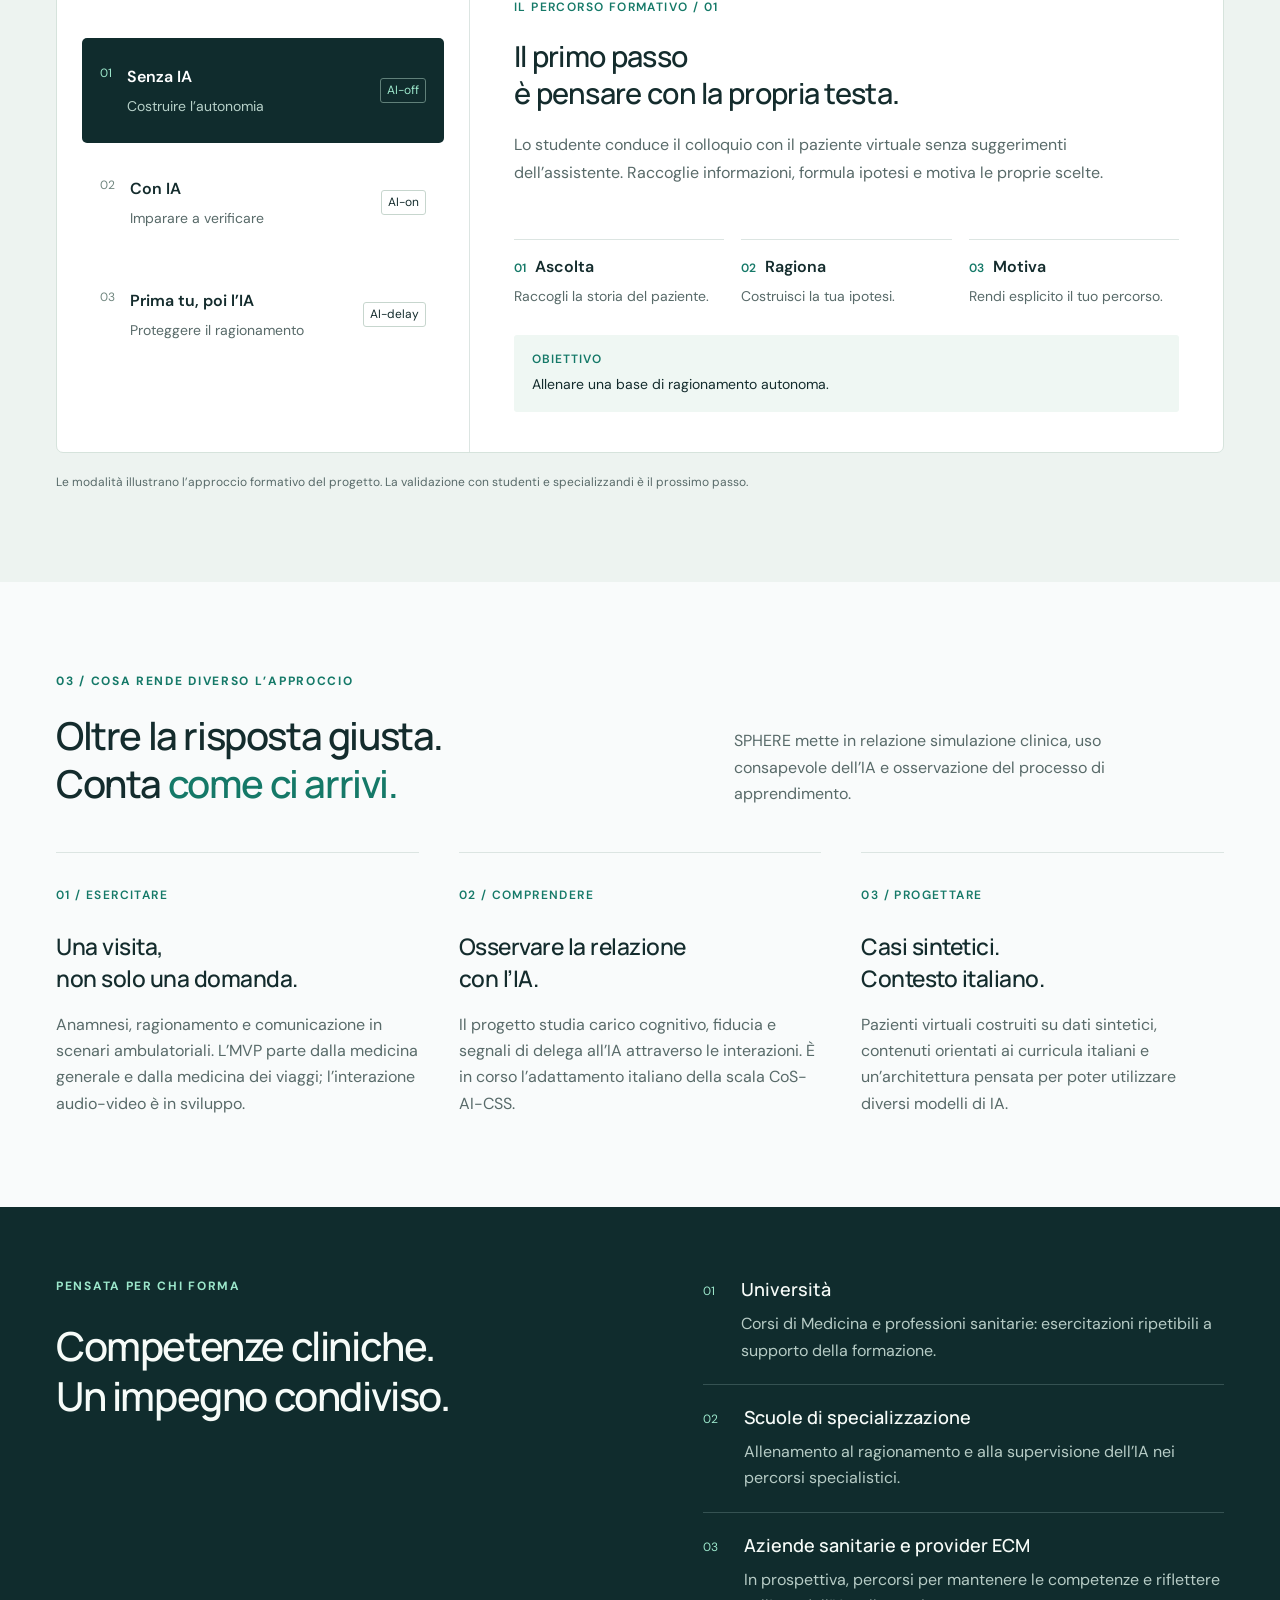
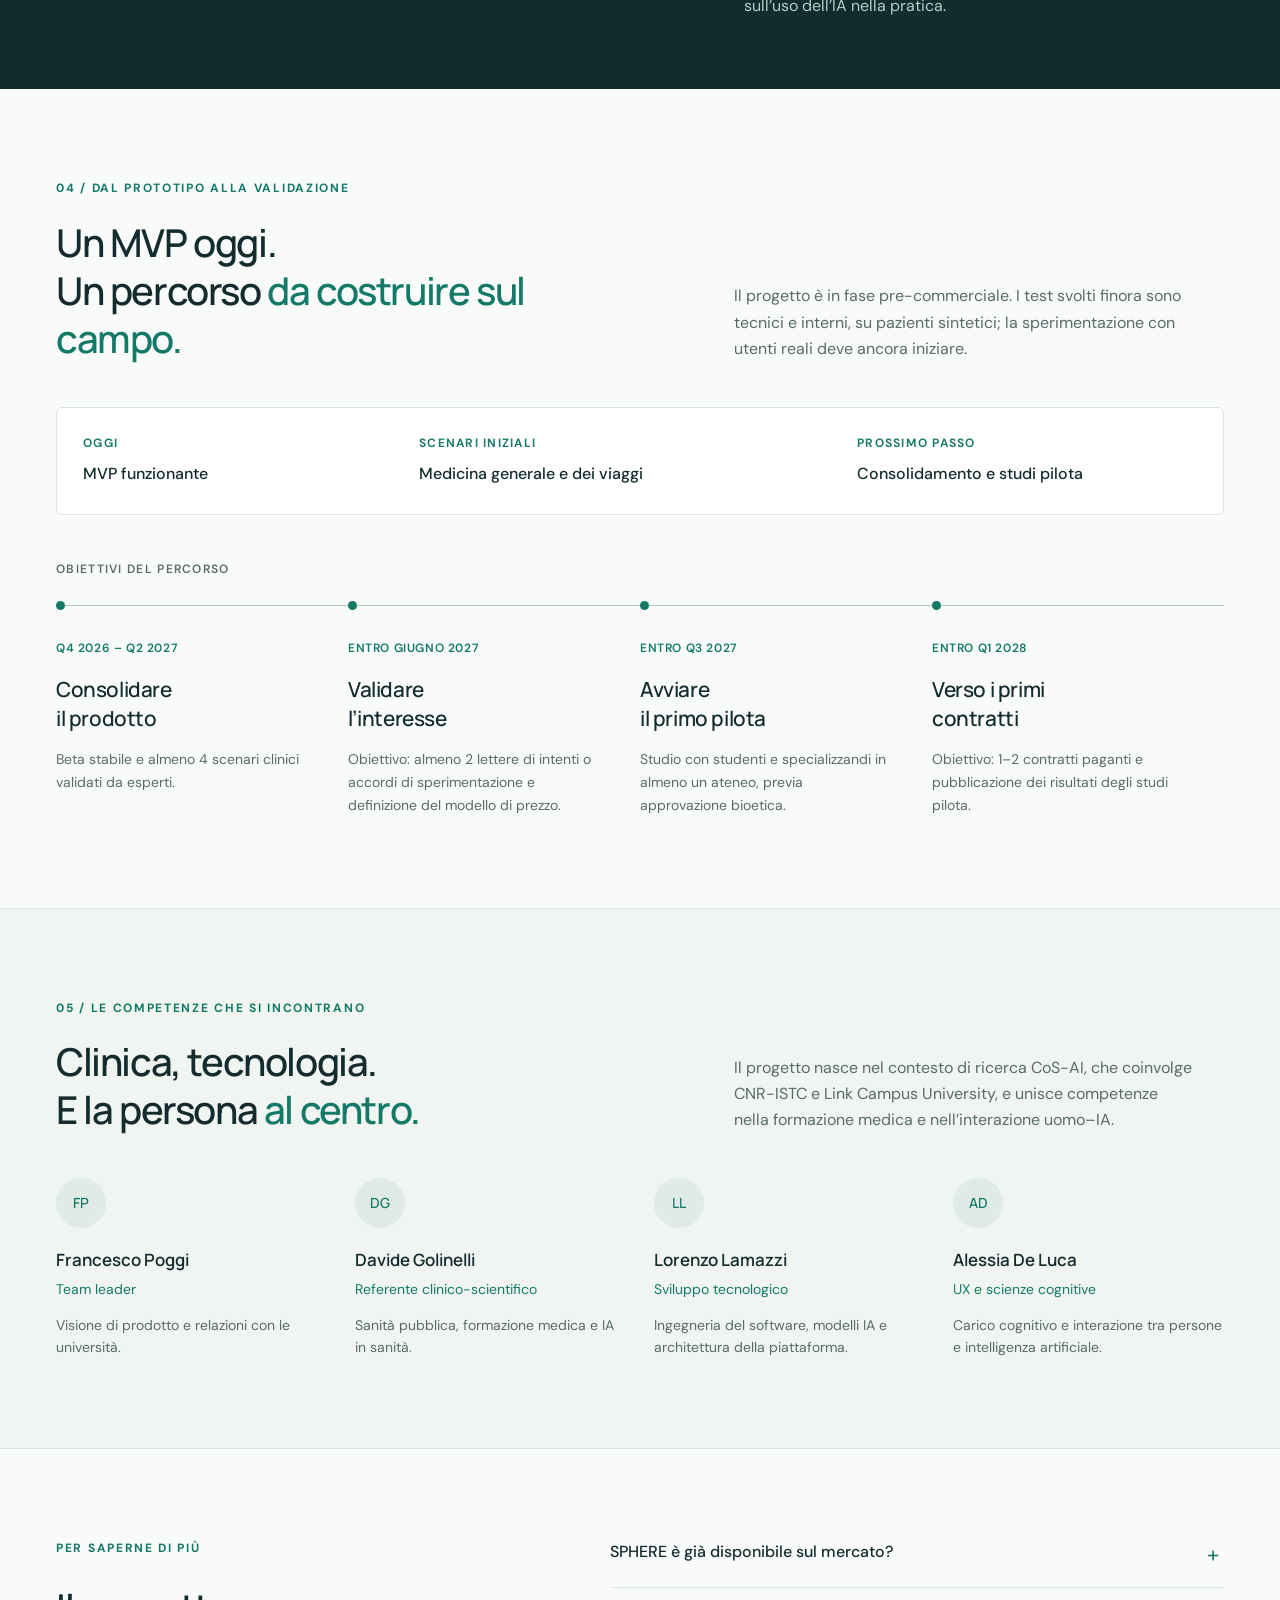
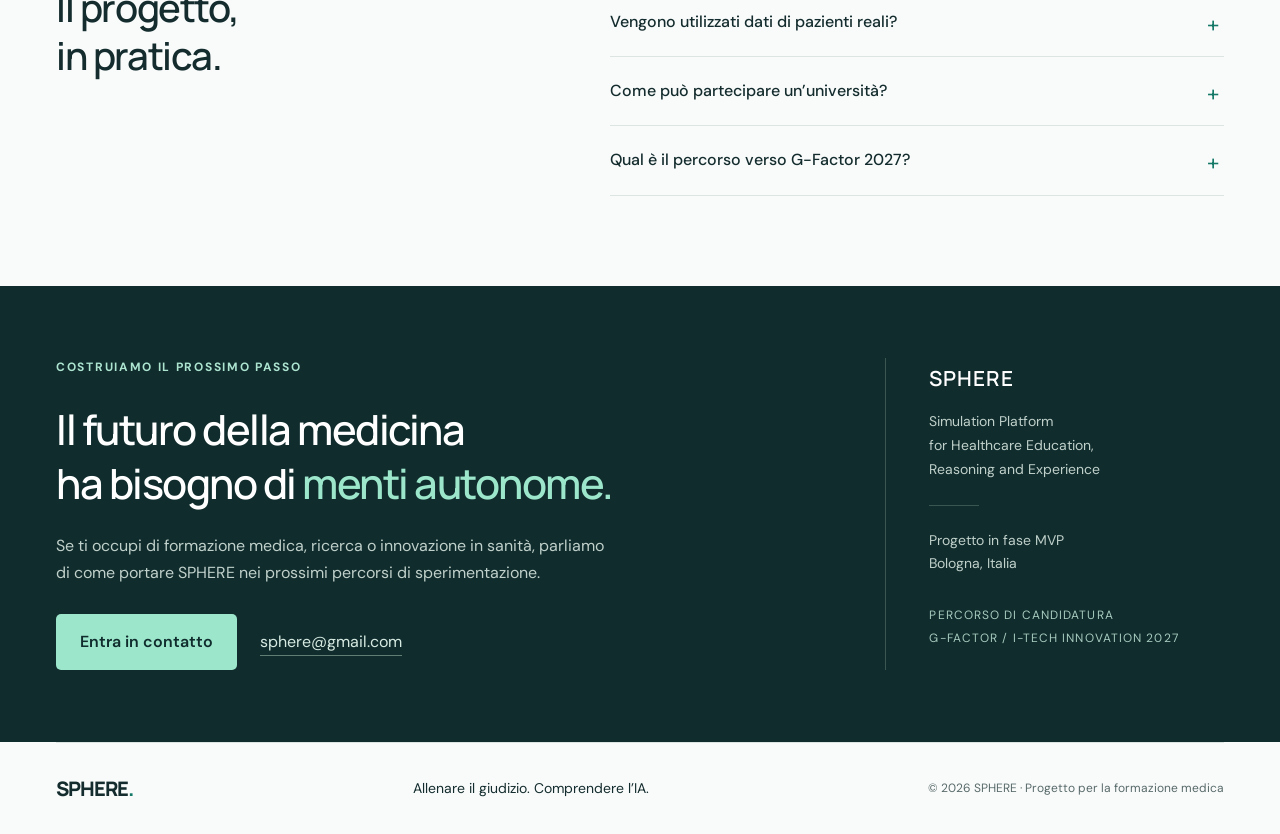
<file: sphere_index_old.html>
<!DOCTYPE html>
<html lang="it">
<head><meta http-equiv="Content-Type" content="text/html; charset=UTF-8">
<meta name="viewport" content="width=device-width,initial-scale=1">
<title>SPHERE — Il giudizio clinico resta umano</title>
<meta name="description" content="SPHERE è il progetto di simulazione clinica per allenare il ragionamento, la comunicazione e l’uso consapevole dell’intelligenza artificiale nella formazione medica.">
<meta name="theme-color" content="#102c2d">
<meta property="og:title" content="SPHERE — Il giudizio clinico resta umano"><meta property="og:description" content="Allenare medici capaci di usare l’IA senza dipenderne. Scopri il progetto, il metodo e il percorso di sviluppo."><meta property="og:type" content="website">
<link rel="icon" type="image/svg+xml" href="data:image/svg+xml,%3Csvg xmlns='http://www.w3.org/2000/svg' viewBox='0 0 64 64'%3E%3Crect width='64' height='64' rx='16' fill='%23102c2d'/%3E%3Ccircle cx='32' cy='32' r='21' stroke='%2395e5cd' stroke-width='3' fill='none'/%3E%3Cellipse cx='32' cy='32' rx='10' ry='21' stroke='%2395e5cd' stroke-width='3' fill='none'/%3E%3Cpath d='M11 32h42' stroke='%2395e5cd' stroke-width='3'/%3E%3C/svg%3E">
<link rel="stylesheet" href="./styles.css">
<script src="./script.js" defer></script>
</head>
<body>
<a class="skip" href="#main">Vai al contenuto</a>
<header class="header"><div class="nav wrap">
<a class="brand" href="#" aria-label="SPHERE, inizio pagina"><span class="brand-symbol" aria-hidden="true">◎</span> SPHERE<span class="brand-dot">.</span></a>
<nav aria-label="Navigazione principale"><a href="#progetto">Il progetto</a><a href="#metodo">Il metodo</a><a href="#sviluppo">Lo sviluppo</a></nav>
<a class="nav-cta" href="#contatti">Parliamone</a>
</div></header>
<main id="main">
<section class="hero wrap" aria-labelledby="hero-title">
<div class="hero-copy"><p class="eyebrow"><span class="tiny-cross" aria-hidden="true">+</span> IL FUTURO DELLA FORMAZIONE MEDICA</p>
<h1 id="hero-title">L’IA evolve.<br> Il giudizio clinico<br> <em>resta umano.</em></h1>
<p class="hero-intro">Allenare medici capaci di usare l’intelligenza artificiale senza dipenderne. Con pazienti virtuali, casi clinici e spazio per pensare.</p>
<div class="hero-actions"><a class="button primary" href="#metodo">Esplora il metodo</a><a class="text-link" href="#progetto">Conosci il progetto</a></div>
<div class="hero-meta"><span>EDTECH · LIFE SCIENCE</span><span>BOLOGNA, ITALIA</span></div>
</div>
<div class="hero-visual has-photo"><img class="hero-image" src="./assets/sphere-hero.png" alt="Immagine illustrativa di una medica in formazione che riflette su un caso al computer" width="1122" height="1402" fetchpriority="high"><div class="visual-heading"><span>LEARNING TO THINK</span><span>SPHERE / 01</span></div><div class="image-note"><span class="note-kicker">AL CENTRO, IL TUO RAGIONAMENTO</span><p>La tecnologia affianca.<br> <strong>La persona decide.</strong></p><div class="mode-pills"><span>AI-off</span><span>AI-on</span><span>AI-delay</span></div></div></div>
</section>
<div class="proof-bar"><div class="wrap proof-inner"><p>Simulation Platform for Healthcare<br> <strong>Education, Reasoning and Experience</strong></p><div><span class="proof-label">FASE DEL PROGETTO</span><strong>MVP funzionante</strong></div><div><span class="proof-label">AMBITI INIZIALI</span><strong>Medicina generale e dei viaggi</strong></div></div></div>
<section class="section wrap intro" id="progetto"><p class="eyebrow">01 / LA DOMANDA DA CUI PARTIAMO</p><div class="intro-grid"><h2>Se l’IA suggerisce,<br> chi impara a <em>ragionare?</em></h2><div><p class="large-copy">Saper usare l’IA e saper ragionare in autonomia devono crescere insieme.</p><p>SPHERE nasce per esplorare questo equilibrio nella formazione medica: un ambiente di simulazione in cui esercitare anamnesi, ragionamento clinico e comunicazione, osservando anche come cambia il rapporto con l’IA.</p></div></div></section>

<section class="method-section" id="metodo"><div class="wrap section">
<div class="section-heading"><div><p class="eyebrow">02 / IL METODO SPHERE</p><h2>Lo stesso caso.<br> Tre modi di <em>mettersi alla prova.</em></h2></div><p>Un paziente virtuale, una visita da condurre, decisioni da motivare. Cambia il supporto dell’IA, resta centrale il ragionamento dello studente.</p></div>
<div class="method-explorer">
<div class="mode-selector" role="tablist" aria-orientation="vertical" aria-label="Modalità di allenamento">
<button id="tab-off" role="tab" aria-selected="true" aria-controls="panel-off" class="mode-tab"><span class="mode-index">01</span><span><strong>Senza IA</strong><small>Costruire l’autonomia</small></span><span class="mode-tag">AI-off</span></button>
<button id="tab-on" role="tab" aria-selected="false" aria-controls="panel-on" tabindex="-1" class="mode-tab"><span class="mode-index">02</span><span><strong>Con IA</strong><small>Imparare a verificare</small></span><span class="mode-tag">AI-on</span></button>
<button id="tab-delay" role="tab" aria-selected="false" aria-controls="panel-delay" tabindex="-1" class="mode-tab"><span class="mode-index">03</span><span><strong>Prima tu, poi l’IA</strong><small>Proteggere il ragionamento</small></span><span class="mode-tag">AI-delay</span></button>
</div>
<div class="mode-content">
<div class="mode-panel" id="panel-off" role="tabpanel" aria-labelledby="tab-off" tabindex="0"><span class="panel-label">IL PERCORSO FORMATIVO / 01</span><h3>Il primo passo<br> è pensare con la propria testa.</h3><p>Lo studente conduce il colloquio con il paziente virtuale senza suggerimenti dell’assistente. Raccoglie informazioni, formula ipotesi e motiva le proprie scelte.</p><ol class="learning-steps"><li><span>Ascolta</span>Raccogli la storia del paziente.</li><li><span>Ragiona</span>Costruisci la tua ipotesi.</li><li><span>Motiva</span>Rendi esplicito il tuo percorso.</li></ol><div class="learning-goal"><span>OBIETTIVO</span>Allenare una base di ragionamento autonoma.</div></div>
<div class="mode-panel" id="panel-on" role="tabpanel" aria-labelledby="tab-on" tabindex="0" hidden>
  <span class="panel-label">IL PERCORSO FORMATIVO / 02</span>
  <h3>L’IA propone.<br> Tu valuti e decidi.</h3>
  <p>Lo studente conduce il colloquio con il supporto dell’assistente IA. Confronta i suggerimenti con le informazioni raccolte, ne valuta i limiti e motiva le proprie scelte.</p>
  <ol class="learning-steps">
    <li><span>Consulta</span>Esplora il supporto dell’assistente.</li>
    <li><span>Verifica</span>Valuta i suggerimenti nel contesto.</li>
    <li><span>Decidi</span>Motiva quali indicazioni accogliere.</li>
  </ol>
  <div class="learning-goal"><span>OBIETTIVO</span>Allenare un uso critico e consapevole dell’IA.</div>
</div>
<div class="mode-panel" id="panel-delay" role="tabpanel" aria-labelledby="tab-delay" tabindex="0" hidden>
  <span class="panel-label">IL PERCORSO FORMATIVO / 03</span>
  <h3>Prima la tua ipotesi.<br> Poi il confronto con l’IA.</h3>
  <p>Lo studente raccoglie le informazioni e formula una prima ipotesi in autonomia. Solo dopo si confronta con l’assistente IA, riflettendo su ciò che conferma o cambia nel proprio ragionamento.</p>
  <ol class="learning-steps">
    <li><span>Formula</span>Costruisci una prima ipotesi.</li>
    <li><span>Confronta</span>Esamina il contributo dell’IA.</li>
    <li><span>Rifletti</span>Spiega se e perché cambi idea.</li>
  </ol>
  <div class="learning-goal"><span>OBIETTIVO</span>Proteggere il ragionamento autonomo prima del confronto.</div>
</div>
</div></div><p class="method-caption">Le modalità illustrano l’approccio formativo del progetto. La validazione con studenti e specializzandi è il prossimo passo.</p>
</div></section>
<section class="section wrap principles"><div class="section-heading"><div><p class="eyebrow">03 / COSA RENDE DIVERSO L’APPROCCIO</p><h2>Oltre la risposta giusta.<br> Conta <em>come ci arrivi.</em></h2></div><p>SPHERE mette in relazione simulazione clinica, uso consapevole dell’IA e osservazione del processo di apprendimento.</p></div>
<div class="principle-grid"><article><span class="principle-number">01 / ESERCITARE</span><h3>Una visita,<br> non solo una domanda.</h3><p>Anamnesi, ragionamento e comunicazione in scenari ambulatoriali. L’MVP parte dalla medicina generale e dalla medicina dei viaggi; l’interazione audio-video è in sviluppo.</p></article><article><span class="principle-number">02 / COMPRENDERE</span><h3>Osservare la relazione<br> con l’IA.</h3><p>Il progetto studia carico cognitivo, fiducia e segnali di delega all’IA attraverso le interazioni. È in corso l’adattamento italiano della scala CoS-AI-CSS.</p></article><article><span class="principle-number">03 / PROGETTARE</span><h3>Casi sintetici.<br> Contesto italiano.</h3><p>Pazienti virtuali costruiti su dati sintetici, contenuti orientati ai curricula italiani e un’architettura pensata per poter utilizzare diversi modelli di IA.</p></article></div></section>
<section class="audience-section"><div class="wrap audience-grid"><div><p class="eyebrow">PENSATA PER CHI FORMA</p><h2>Competenze cliniche.<br> Un impegno condiviso.</h2></div><div class="audience-list"><article><span>01</span><div><h3>Università</h3><p>Corsi di Medicina e professioni sanitarie: esercitazioni ripetibili a supporto della formazione.</p></div></article><article><span>02</span><div><h3>Scuole di specializzazione</h3><p>Allenamento al ragionamento e alla supervisione dell’IA nei percorsi specialistici.</p></div></article><article><span>03</span><div><h3>Aziende sanitarie e provider ECM</h3><p>In prospettiva, percorsi per mantenere le competenze e riflettere sull’uso dell’IA nella pratica.</p></div></article></div></div></section>
<section class="section wrap" id="sviluppo"><div class="section-heading"><div><p class="eyebrow">04 / DAL PROTOTIPO ALLA VALIDAZIONE</p><h2>Un MVP oggi.<br> Un percorso <em>da costruire sul campo.</em></h2></div><p>Il progetto è in fase pre-commerciale. I test svolti finora sono tecnici e interni, su pazienti sintetici; la sperimentazione con utenti reali deve ancora iniziare.</p></div>
<div class="status-strip"><div><span class="status-label">OGGI</span><strong>MVP funzionante</strong></div><div><span class="status-label">SCENARI INIZIALI</span><strong>Medicina generale e dei viaggi</strong></div><div><span class="status-label">PROSSIMO PASSO</span><strong>Consolidamento e studi pilota</strong></div></div>
<p class="roadmap-label">OBIETTIVI DEL PERCORSO</p><ol class="roadmap"><li><span class="roadmap-date">Q4 2026 – Q2 2027</span><h3>Consolidare<br> il prodotto</h3><p>Beta stabile e almeno 4 scenari clinici validati da esperti.</p></li><li><span class="roadmap-date">ENTRO GIUGNO 2027</span><h3>Validare<br> l’interesse</h3><p>Obiettivo: almeno 2 lettere di intenti o accordi di sperimentazione e definizione del modello di prezzo.</p></li><li><span class="roadmap-date">ENTRO Q3 2027</span><h3>Avviare<br> il primo pilota</h3><p>Studio con studenti e specializzandi in almeno un ateneo, previa approvazione bioetica.</p></li><li><span class="roadmap-date">ENTRO Q1 2028</span><h3>Verso i primi<br> contratti</h3><p>Obiettivo: 1–2 contratti paganti e pubblicazione dei risultati degli studi pilota.</p></li></ol></section>
<section class="team-section" id="team"><div class="section wrap"><div class="section-heading"><div><p class="eyebrow">05 / LE COMPETENZE CHE SI INCONTRANO</p><h2>Clinica, tecnologia.<br> E la persona <em>al centro.</em></h2></div><p>Il progetto nasce nel contesto di ricerca CoS-AI, che coinvolge CNR-ISTC e Link Campus University, e unisce competenze nella formazione medica e nell’interazione uomo–IA.</p></div>
<div class="team-grid"><article><span class="initials" aria-hidden="true">FP</span><h3>Francesco Poggi</h3><p>Team leader</p><span>Visione di prodotto e relazioni con le università.</span></article><article><span class="initials" aria-hidden="true">DG</span><h3>Davide Golinelli</h3><p>Referente clinico-scientifico</p><span>Sanità pubblica, formazione medica e IA in sanità.</span></article><article><span class="initials" aria-hidden="true">LL</span><h3>Lorenzo Lamazzi</h3><p>Sviluppo tecnologico</p><span>Ingegneria del software, modelli IA e architettura della piattaforma.</span></article><article><span class="initials" aria-hidden="true">AD</span><h3>Alessia De Luca</h3><p>UX e scienze cognitive</p><span>Carico cognitivo e interazione tra persone e intelligenza artificiale.</span></article></div>
</div></section>
<section class="section wrap faq-section"><div><p class="eyebrow">PER SAPERNE DI PIÙ</p><h2>Il progetto,<br> in pratica.</h2></div><div class="faq-list"><details><summary>SPHERE è già disponibile sul mercato?</summary><p>È disponibile un MVP funzionante, attualmente in fase pre-commerciale. Il consolidamento della piattaforma e i primi studi con studenti e specializzandi fanno parte del percorso previsto.</p></details><details><summary>Vengono utilizzati dati di pazienti reali?</summary><p>Gli scenari descritti dal progetto utilizzano dati sintetici. I pazienti virtuali sono pensati per l’esercitazione e la formazione.</p></details><details><summary>Come può partecipare un’università?</summary><p>Un ateneo può contattare il team per confrontarsi su esigenze formative e possibili percorsi pilota. Modalità, tempi e accordi di sperimentazione vanno definiti insieme.</p><a class="text-link" href="mailto:sphere@gmail.com?subject=SPHERE%20-%20Collaborazione%20universitaria">Scrivi al team</a></details><details><summary>Qual è il percorso verso G-Factor 2027?</summary><p>La candidatura punta a trasformare una tecnologia nata nella ricerca in un prodotto: sviluppare il modello di business, incontrare i primi partner per i pilota e costruire relazioni con investitori.</p></details></div></section>
<section class="contact-section" id="contatti"><div class="wrap contact-inner"><div><p class="eyebrow">COSTRUIAMO IL PROSSIMO PASSO</p><h2>Il futuro della medicina<br> ha bisogno di <em>menti autonome.</em></h2><p>Se ti occupi di formazione medica, ricerca o innovazione in sanità, parliamo di come portare SPHERE nei prossimi percorsi di sperimentazione.</p><a class="button mint-button" href="mailto:sphere@gmail.com?subject=SPHERE%20-%20Informazioni%20sul%20progetto">Entra in contatto</a><a class="contact-email" href="mailto:sphere@gmail.com">sphere@gmail.com</a></div><div class="contact-aside"><span>SPHERE</span><p>Simulation Platform<br> for Healthcare Education,<br> Reasoning and Experience</p><div class="contact-divider"></div><p>Progetto in fase MVP<br> Bologna, Italia</p><span class="g-factor-note">PERCORSO DI CANDIDATURA<br> G-FACTOR / I-TECH INNOVATION 2027</span></div></div></section>
</main>
<footer class="footer wrap"><a class="brand" href="#">SPHERE<span class="brand-dot">.</span></a><p>Allenare il giudizio. Comprendere l’IA.</p><span>© 2026 SPHERE · Progetto per la formazione medica</span></footer>
</body>
</html>
</file>
<file: styles.css>
@charset "utf-8";

@import url("https://fonts.googleapis.com/css2?family=DM+Sans:wght@400;450;500;550;600;650;700&family=Manrope:wght@400;500;600;650;700;750;800&display=swap");

:root { --paper: #f9fbfb; --white: #fff; --ink: #142c2d; --muted: #586a69; --teal: #157968; --mint: #9ce7cb; --line: #dce5e2; --dark: #102c2d; --font: 'DM Sans',Arial,sans-serif; --display: 'Manrope',Arial,sans-serif; }

* { box-sizing: border-box; }

html { scroll-behavior: smooth; scroll-padding-top: 100px; }

body { margin: 0px; background: var(--paper); color: var(--ink); font: 1rem/1.65 var(--font); -webkit-font-smoothing: antialiased; }

a { color: inherit; text-decoration: none; }

button { font: inherit; }

button, a { -webkit-tap-highlight-color: transparent; }

a:focus-visible, button:focus-visible, summary:focus-visible { outline: rgb(207, 120, 60) solid 3px; outline-offset: 5px; }

::selection { background: var(--mint); color: var(--dark); }

.wrap { width: min(1280px, 100% - 112px); margin-inline: auto; }

.skip { position: fixed; top: -70px; left: 12px; padding: 10px; background: var(--dark); color: rgb(255, 255, 255); z-index: 20; }

.skip:focus { top: 12px; }

.header { position: sticky; top: 0px; z-index: 10; background: rgba(249, 251, 251, 0.96); border-bottom: 1px solid var(--line); backdrop-filter: blur(12px); }

.nav { height: 96px; display: flex; align-items: center; justify-content: space-between; gap: 26px; }

.brand { display: inline-flex; align-items: center; font: 800 1.7rem/1 var(--display); letter-spacing: -1px; white-space: nowrap; }

.brand-symbol { font: 400 2.5rem / 1 Arial, sans-serif; margin-right: 10px; color: var(--teal); }

.brand-dot { color: var(--teal); }

nav { display: flex; gap: 32px; font-size: 0.9rem; font-weight: 500; }

nav a { padding: 8px 0px; }

nav a:hover, .text-link:hover { color: var(--teal); }

.nav-cta { border: 1px solid var(--ink); border-radius: 5px; padding: 10px 19px; font-weight: 600; font-size: 0.875rem; }

.nav-cta:hover { background: var(--dark); color: rgb(255, 255, 255); }

.hero { display: grid; grid-template-columns: 1.2fr 1fr; gap: 56px; align-items: center; padding-top: 58px; padding-bottom: 62px; }

.eyebrow { font-size: 0.75rem; font-weight: 700; letter-spacing: 1.7px; line-height: 1.6; text-transform: uppercase; margin: 0px 0px 25px; color: var(--teal); }

.tiny-cross { font-size: 1.25rem; vertical-align: -1px; margin-right: 7px; }

.hero h1 { font: 650 clamp(3rem,4.4vw,4.35rem)/1.12 var(--display); letter-spacing: -2.8px; margin: 0px 0px 26px; }

.hero h1 em, h2 em { font-style: normal; color: var(--teal); }

.hero-intro { max-width: 495px; color: var(--muted); font-size: 1.1rem; line-height: 1.75; margin: 0px 0px 30px; }

.hero-actions { display: flex; align-items: center; gap: 28px; flex-wrap: wrap; }

.button { display: inline-flex; justify-content: center; align-items: center; padding: 14px 23px; border: 1px solid transparent; border-radius: 5px; font-size: 1rem; font-weight: 600; cursor: pointer; transition: background 0.18s, transform 0.18s; }

.button:hover { transform: translateY(-2px); }

.primary { color: white; background: var(--teal); }

.primary:hover { background: rgb(12, 97, 84); }

.text-link { font-size: 1rem; font-weight: 600; border-bottom: 1px solid rgb(170, 185, 180); padding-block: 4px; }

.hero-meta { display: flex; gap: 26px; margin-top: 42px; font-size: 0.75rem; color: var(--muted); letter-spacing: 1.15px; font-weight: 600; }

.hero-visual { position: relative; isolation: isolate; min-height: 510px; border-radius: 9px; overflow: hidden; background: rgb(21, 61, 62); color: white; padding: 27px 30px; display: flex; flex-direction: column; justify-content: space-between; }

.visual-heading, .visual-footer { display: flex; align-items: center; justify-content: space-between; position: relative; z-index: 2; }

.visual-heading { font-size: 0.75rem; letter-spacing: 1.6px; }

.visual-words { font: 500 3.8rem/1.2 var(--display); letter-spacing: -2px; position: relative; z-index: 2; }

.visual-words span { color: var(--mint); }

.visual-footer { font-size: 0.85rem; line-height: 1.65; }

.visual-mark { font: 3.6rem / 1 Arial; color: var(--mint); }

.proof-bar { border-block: 1px solid var(--line); background: rgb(241, 246, 244); }

.proof-inner { display: grid; grid-template-columns: 1.4fr 1fr 1.2fr; align-items: center; gap: 45px; padding-block: 25px; }

.proof-inner p { font-size: 0.875rem; color: var(--muted); line-height: 1.6; margin: 0px; }

.proof-inner strong { font-size: 0.875rem; font-weight: 550; color: var(--ink); }

.proof-inner > div { border-left: 1px solid rgb(204, 220, 213); padding-left: 36px; display: grid; gap: 5px; }

.proof-label { font-size: 0.75rem; letter-spacing: 1.45px; color: var(--muted); }

.section { padding-block: 90px; }

.intro-grid { display: grid; grid-template-columns: 1.15fr 1fr; gap: 100px; }

h2 { font: 550 clamp(2rem,3vw,3rem)/1.25 var(--display); letter-spacing: -1.4px; margin: 0px; }

p { margin-top: 0px; }

.intro-grid p:not(.large-copy) { color: var(--muted); }

.large-copy { font-size: 1.2rem; line-height: 1.6; }

.footer { display: flex; align-items: center; justify-content: space-between; gap: 25px; border-top: 1px solid var(--line); padding-block: 34px; }

.footer .brand { font-size: 1.25rem; }

.footer p { margin: 0px; font-size: 0.875rem; }

.footer > span { font-size: 0.75rem; color: var(--muted); }

@media (min-width: 1600px) {
  .hero { gap: 80px; }
  .hero h1 { font-size: 4.8rem; }
  .hero-visual { min-height: 560px; }
}

@media (max-width: 1100px) {
  .wrap { width: calc(100% - 64px); }
  .hero { gap: 30px; }
  .hero h1 { font-size: 3.45rem; letter-spacing: -2px; }
  .hero-visual { min-height: 500px; }
  .hero-meta { gap: 16px; font-size: 0.75rem; }
  .intro-grid { gap: 45px; }
  .proof-inner { gap: 20px; }
  .proof-inner > div { padding-left: 24px; }
}

@media (max-width: 760px) {
  .wrap { width: calc(100% - 40px); }
  .nav { height: 76px; gap: 15px; }
  .brand { font-size: 1.4rem; }
  .brand-symbol { font-size: 2.1rem; margin-right: 5px; }
  .nav nav { display: none; }
  .nav-cta { padding: 8px 11px; font-size: 0.875rem; }
  .hero { grid-template-columns: 1fr; padding-top: 36px; padding-bottom: 40px; gap: 35px; }
  .hero h1 { font-size: clamp(2.5rem, 8vw, 3.75rem); line-height: 1.14; letter-spacing: -1.8px; }
  .eyebrow { font-size: 0.75rem; letter-spacing: 1.15px; margin-bottom: 20px; }
  .hero-intro { font-size: 1rem; margin-bottom: 24px; }
  .hero-actions { gap: 22px; }
  .hero-meta { margin-top: 28px; font-size: 0.75rem; gap: 21px; }
  .hero-visual { min-height: 420px; }
  .proof-inner { grid-template-columns: 1fr 1fr; gap: 23px; padding-block: 25px; }
  .proof-inner > p { grid-column: 1 / -1; }
  .proof-inner > div { padding: 0px; border: 0px; }
  .proof-inner strong { font-size: 0.875rem; }
  .proof-label { font-size: 0.75rem; }
  .section { padding-block: 60px; }
  .intro-grid { grid-template-columns: 1fr; gap: 26px; }
  h2 { font-size: 2rem; letter-spacing: -1px; }
  .large-copy { font-size: 1.12rem; }
  .footer { flex-wrap: wrap; gap: 18px; }
  .footer p { font-size: 0.875rem; }
  .footer > span { width: 100%; }
}

@media (prefers-reduced-motion: reduce) {
  html { scroll-behavior: auto; }
  *, ::before, ::after { transition: none !important; animation: auto ease 0s 1 normal none running none !important; }
}

.hero-visual.has-photo { min-height: 540px; padding: 25px; }

.hero-image { position: absolute; inset: 0px; width: 100%; height: 100%; object-fit: cover; object-position: 50% 40%; z-index: -2; }

.has-photo::after { content: ""; position: absolute; inset: 0px; background: linear-gradient(rgba(12, 35, 36, 0.48), transparent 25%, transparent 57%, rgba(9, 33, 33, 0.64)); z-index: -1; }

.image-note { margin-top: auto; border: 1px solid rgba(232, 255, 247, 0.34); border-radius: 6px; background: rgba(16, 44, 45, 0.93); padding: 21px 24px; max-width: 340px; backdrop-filter: blur(14px); }

.note-kicker { font-size: 0.75rem; letter-spacing: 1.35px; color: rgb(189, 232, 216); }

.image-note p { font: 400 1.28rem/1.45 var(--display); margin: 10px 0px 16px; letter-spacing: -0.3px; }

.image-note strong { font-weight: 600; }

.mode-pills { display: flex; gap: 8px; }

.mode-pills span { font-size: 0.75rem; border: 1px solid rgb(82, 118, 114); padding: 3px 10px; border-radius: 3px; color: rgb(208, 237, 223); }

.mode-pills span:nth-child(2) { background: var(--mint); border-color: var(--mint); color: var(--ink); }

.section-heading { display: grid; grid-template-columns: 1.2fr 1fr; gap: 90px; align-items: end; margin-bottom: 44px; }

.section-heading > p { color: var(--muted); margin: 0px; max-width: 460px; }

.section-heading .eyebrow { margin-bottom: 20px; }

.method-section { background: rgb(237, 243, 240); }

.method-explorer { display: grid; grid-template-columns: 0.85fr 1.55fr; background: white; border: 1px solid rgb(214, 227, 220); border-radius: 7px; overflow: hidden; }

.mode-selector { display: flex; flex-direction: column; padding: 25px; border-right: 1px solid var(--line); gap: 7px; justify-content: center; }

.mode-tab { display: flex; align-items: center; gap: 15px; border: 1px solid transparent; color: var(--ink); padding: 23px 17px; background: transparent; text-align: left; cursor: pointer; border-radius: 5px; min-height: 105px; }

.mode-tab:hover { background: rgb(243, 247, 245); }

.mode-tab[aria-selected="true"] { background: var(--dark); color: white; }

.mode-index { font-size: 0.75rem; color: rgb(112, 134, 127); align-self: flex-start; line-height: 1.9; }

.mode-tab[aria-selected="true"] .mode-index { color: var(--mint); }

.mode-tab strong { font-size: 1rem; font-weight: 600; display: block; }

.mode-tab small { font-size: 0.875rem; display: block; line-height: 1.5; margin-top: 5px; color: var(--muted); }

.mode-tab[aria-selected="true"] small { color: rgb(183, 209, 201); }

.mode-tag { margin-left: auto; font-size: 0.75rem; border: 1px solid rgb(199, 214, 206); border-radius: 3px; padding: 2px 6px; white-space: nowrap; }

.mode-tab[aria-selected="true"] .mode-tag { border-color: rgb(96, 128, 121); color: var(--mint); }

.mode-content { padding: 40px 44px; }

.panel-label { font-size: 0.75rem; color: var(--teal); letter-spacing: 1.4px; font-weight: 600; }

.mode-panel h3 { font: 550 1.8rem/1.3 var(--display); letter-spacing: -0.7px; margin: 18px 0px; }

.mode-panel > p { color: var(--muted); font-size: 1rem; line-height: 1.75; min-height: 80px; }

.learning-steps { list-style: none; padding: 0px; margin: 28px 0px; display: grid; grid-template-columns: repeat(3, 1fr); gap: 17px; counter-reset: steps 0; }

.learning-steps li { font-size: 0.875rem; line-height: 1.5; color: var(--muted); border-top: 1px solid var(--line); padding-top: 15px; }

.learning-steps span { display: block; font-size: 1rem; color: var(--ink); font-weight: 600; margin-bottom: 7px; }

.learning-steps span::before { counter-increment: steps 1; content: "0" counter(steps) " "; color: var(--teal); font-size: 0.75rem; margin-right: 6px; }

.learning-goal { font-size: 0.875rem; background: rgb(239, 247, 243); padding: 15px 18px; border-radius: 3px; }

.learning-goal span { font-size: 0.75rem; letter-spacing: 1px; display: block; color: var(--teal); font-weight: 600; margin-bottom: 4px; }

.method-caption { font-size: 0.75rem; color: var(--muted); margin: 20px 0px 0px; }

.principle-grid { display: grid; grid-template-columns: repeat(3, 1fr); gap: 40px; }

.principle-grid article { border-top: 1px solid var(--line); padding-top: 28px; }

.principle-number { font-size: 0.75rem; letter-spacing: 1.4px; color: var(--teal); font-weight: 600; }

.principle-grid h3 { font: 550 1.42rem/1.4 var(--display); letter-spacing: -0.5px; margin: 24px 0px 17px; }

.principle-grid p { font-size: 1rem; color: var(--muted); margin: 0px; }

.audience-section { background: var(--dark); color: rgb(246, 251, 248); padding-block: 70px; }

.audience-section .eyebrow { color: var(--mint); }

.audience-grid { display: grid; grid-template-columns: 1.05fr 1fr; gap: 100px; }

.audience-grid h2 { font-size: 2.5rem; }

.audience-list article { display: flex; gap: 26px; padding: 20px 0px; border-bottom: 1px solid rgb(53, 82, 82); }

.audience-list article:first-child { padding-top: 0px; }

.audience-list article:last-child { border-bottom: 0px; padding-bottom: 0px; }

.audience-list article > span { font-size: 0.75rem; color: var(--mint); margin-top: 5px; }

.audience-list h3 { font: 550 1.125rem var(--display); margin: 0px 0px 10px; }

.audience-list p { font-size: 1rem; color: rgb(183, 204, 198); margin: 0px; }

.status-strip { display: grid; grid-template-columns: 0.9fr 1.2fr 1fr; border: 1px solid var(--line); border-radius: 6px; padding: 26px; background: white; gap: 30px; }

.status-strip > div { display: grid; gap: 8px; }

.status-label { font-size: 0.75rem; letter-spacing: 1.25px; color: var(--teal); font-weight: 650; }

.status-strip strong { font-size: 1rem; font-weight: 500; }

.roadmap-label { font-size: 0.75rem; letter-spacing: 1.3px; color: var(--muted); font-weight: 600; margin: 45px 0px 25px; }

.roadmap { list-style: none; display: grid; grid-template-columns: repeat(4, 1fr); padding: 0px; margin: 0px; gap: 0px; }

.roadmap li { position: relative; padding: 28px 24px 0px 0px; border-top: 1px solid rgb(173, 203, 192); }

.roadmap li::before { content: ""; position: absolute; width: 9px; height: 9px; border-radius: 50%; background: var(--teal); top: -5px; left: 0px; }

.roadmap-date { font-size: 0.75rem; letter-spacing: 0.6px; color: var(--teal); font-weight: 600; }

.roadmap h3 { font: 550 1.3rem/1.4 var(--display); letter-spacing: -0.4px; margin: 15px 0px; }

.roadmap p { font-size: 0.875rem; line-height: 1.65; color: var(--muted); margin: 0px; max-width: 250px; }

.team-section { border-block: 1px solid var(--line); background: rgb(240, 245, 242); }

.team-grid { display: grid; grid-template-columns: repeat(4, 1fr); gap: 28px; }

.initials { display: flex; align-items: center; justify-content: center; width: 50px; height: 50px; border-radius: 50%; background: rgb(223, 235, 228); color: var(--teal); font: 550 .875rem var(--display); margin-bottom: 20px; }

.team-grid h3 { font: 600 1.06rem/1.4 var(--display); margin: 0px 0px 7px; }

.team-grid p { color: var(--teal); font-size: 0.875rem; margin-bottom: 12px; }

.team-grid article > span:last-child { font-size: 0.875rem; color: var(--muted); line-height: 1.6; display: block; }

.faq-section { display: grid; grid-template-columns: 1fr 1.35fr; gap: 100px; }

.faq-list details { border-bottom: 1px solid var(--line); padding: 21px 0px; }

.faq-list details:first-child { padding-top: 0px; }

.faq-list summary { font-size: 1rem; font-weight: 500; cursor: pointer; list-style: none; position: relative; padding-right: 34px; }

.faq-list summary::-webkit-details-marker { display: none; }

.faq-list summary::after { content: "+"; position: absolute; right: 5px; top: -2px; color: var(--teal); font-size: 1.4rem; font-weight: 400; }

.faq-list details[open] summary::after { content: "−"; }

.faq-list details > p { font-size: 1rem; color: var(--muted); margin: 17px 0px 0px; }

.faq-list .text-link { display: inline-block; margin-top: 12px; }

.contact-section { background: var(--dark); color: white; }

.contact-inner { display: grid; grid-template-columns: 1.7fr 0.8fr; gap: 110px; padding-block: 72px; }

.contact-inner .eyebrow { color: rgb(172, 228, 208); }

.contact-inner h2 { font-size: 2.6rem; line-height: 1.3; letter-spacing: -1.5px; }

.contact-inner h2 em { color: var(--mint); }

.contact-inner > div > p:not(.eyebrow) { color: rgb(192, 208, 202); max-width: 565px; font-size: 1rem; margin: 23px 0px 28px; }

.mint-button { color: var(--dark); background: var(--mint); }

.mint-button:hover { background: rgb(195, 244, 225); }

.contact-email { display: inline-block; margin-left: 23px; color: rgb(215, 235, 227); font-size: 1rem; border-bottom: 1px solid rgb(97, 126, 116); }

.contact-aside { border-left: 1px solid rgb(59, 86, 80); padding-left: 43px; padding-top: 6px; }

.contact-aside > span:first-child { font: 600 1.3rem var(--display); letter-spacing: 1px; }

.contact-aside > p { line-height: 1.7; font-size: 0.875rem !important; margin: 16px 0px !important; }

.contact-divider { height: 1px; background: rgb(59, 86, 80); width: 50px; margin: 23px 0px; }

.g-factor-note { font-size: 0.75rem; letter-spacing: 1.1px; line-height: 1.9; color: rgb(166, 202, 190); display: block; margin-top: 28px; }

[hidden] { display: none !important; }

@media (max-width: 1100px) {
  .section-heading { gap: 45px; }
  .method-explorer { grid-template-columns: 1fr 1.4fr; }
  .mode-selector { padding: 17px; }
  .mode-tab { padding: 20px 11px; gap: 10px; }
  .mode-tag { display: none; }
  .mode-content { padding: 30px; }
  .audience-grid, .faq-section { gap: 55px; }
  .contact-inner { gap: 50px; }
  .contact-inner h2 { font-size: 2.2rem; }
  .contact-email { margin: 18px 0px 0px; display: table; }
  .hero-visual.has-photo { min-height: 520px; }
  .hero h1 { font-size: clamp(2.7rem, 4.4vw, 3.6rem); }
}

@media (max-width: 760px) {
  .hero-visual.has-photo { min-height: 460px; max-width: 540px; width: 100%; padding: 20px; }
  .hero-image { object-position: 50% 32%; }
  .image-note { padding: 17px 21px; width: 100%; max-width: 300px; }
  .image-note p { font-size: 1.15rem; }
  .section-heading { grid-template-columns: 1fr; gap: 24px; margin-bottom: 30px; }
  .section-heading h2 br { display: none; }
  .section-heading > p { font-size: 1rem; }
  .method-explorer { grid-template-columns: 1fr; }
  .mode-selector { display: grid; grid-template-columns: repeat(3, 1fr); gap: 5px; padding: 12px; border-right: 0px; border-bottom: 1px solid var(--line); }
  .mode-tab { padding: 13px 8px; display: block; text-align: center; min-height: 85px; }
  .mode-tab .mode-index { font-size: 0.75rem; display: block; margin-bottom: 4px; }
  .mode-tab strong { font-size: 0.875rem; line-height: 1.4; }
  .mode-tab small, .mode-tag { display: none; }
  .mode-content { padding: 26px 22px; }
  .mode-panel h3 { font-size: 1.5rem; }
  .mode-panel > p { min-height: unset; }
  .learning-steps { gap: 12px; }
  .learning-steps li { font-size: 0.75rem; }
  .learning-steps span { font-size: 0.875rem; }
  .learning-steps span::before { display: block; margin-bottom: 5px; }
  .learning-goal { font-size: 0.875rem; }
  .principle-grid { grid-template-columns: 1fr; gap: 32px; }
  .principle-grid h3 { font-size: 1.3rem; margin: 15px 0px 12px; }
  .principle-grid h3 br { display: none; }
  .audience-section { padding-block: 55px; }
  .audience-grid { grid-template-columns: 1fr; gap: 35px; }
  .audience-grid h2 { font-size: 2rem; }
  .status-strip { grid-template-columns: 1fr; gap: 20px; padding: 23px; }
  .status-strip > div:not(:last-child) { border-bottom: 1px solid var(--line); padding-bottom: 19px; }
  .roadmap { grid-template-columns: 1fr 1fr; gap: 32px 0px; }
  .roadmap h3 { font-size: 1.125rem; }
  .roadmap-date { font-size: 0.75rem; letter-spacing: 0.1px; }
  .roadmap li { padding-right: 18px; }
  .team-grid { grid-template-columns: 1fr 1fr; gap: 30px 22px; }
  .team-grid h3 { font-size: 1rem; }
  .team-grid article > span:last-child { font-size: 0.875rem; }
  .faq-section { grid-template-columns: 1fr; gap: 30px; }
  .faq-list summary { font-size: 1rem; }
  .contact-inner { grid-template-columns: 1fr; padding-block: 55px; gap: 45px; }
  .contact-inner h2 { font-size: 2rem; letter-spacing: -1px; }
  .contact-inner h2 br { display: none; }
  .contact-aside { border-left: 0px; border-top: 1px solid rgb(59, 86, 80); padding: 28px 0px 0px; display: grid; grid-template-columns: 1fr 1fr; gap: 10px; }
  .contact-aside > span:first-child { grid-column: 1 / -1; }
  .contact-aside > p { margin: 6px 0px !important; }
  .contact-divider { display: none; }
  .g-factor-note { grid-column: 1 / -1; margin-top: 10px; }
  .hero h1 { font-size: clamp(2.5rem, 8vw, 3.75rem); }
}

@media (max-width: 360px) {
  .hero h1 { font-size: 2.25rem; letter-spacing: -1.4px; }
  .hero-actions { gap: 16px; }
  .text-link { font-size: 0.875rem; }
  .hero-meta { gap: 12px; flex-wrap: wrap; }
  .team-grid { grid-template-columns: 1fr; }
  .mode-tab strong { font-size: 0.75rem; }
}

/* Showcase additions are scoped to preserve the archived page's layout. */
.project-showcase .brand-logo { display: block; position: relative; width: 164px; height: 86px; overflow: hidden; }

.project-showcase .brand-logo img { display: block; position: absolute; width: 190px; height: auto; max-width: none; left: -15px; top: -18px; }

.project-showcase .team-grid article { text-align: center; }

.project-showcase .team-portrait { display: flex; align-items: center; justify-content: center; width: 120px; height: 120px; border-radius: 50%; overflow: hidden; margin: 0 auto 20px; background: rgb(223, 235, 228); }

.project-showcase .team-portrait img { display: block; width: 100%; height: 100%; object-fit: cover; }

.project-showcase .portrait-fp img { transform: translateX(4px) translateY(4px) scale(1.04); }

.project-showcase .portrait-dg img { transform: scale(1.6); transform-origin: 50% 0; }

.project-showcase .portrait-ll img { transform: scale(2.1); transform-origin: 46% 15%; }

.project-showcase .portrait-ad img { transform: translateX(-4px) translateY(-6px) scale(1.1);}

.project-showcase .project-pillars { margin-top: 42px; }

.project-showcase .project-video { max-width: 1120px; margin: 48px auto 0; }

.project-showcase .project-video-frame { aspect-ratio: 16 / 9; overflow: hidden; border: 1px solid var(--line); border-radius: 6px; background: var(--dark); }

.project-showcase .project-video-frame iframe { display: block; width: 100%; height: 100%; border: 0; }

.project-showcase .project-status { margin-top: 44px; }

.project-showcase .vision-section { background: var(--paper); }

.project-showcase .vision-section .section-heading { align-items: center; }

.project-showcase .vision-intro { max-width: 460px; font-size: 1rem; }

.project-showcase .vision-statement { color: var(--ink); margin: 0; }

.project-showcase .vision-statement strong { font-weight: 650; }

.project-showcase .vision-definition { margin-top: 26px; }

.project-showcase .vision-label { font-weight: 650; color: var(--teal); margin: 0 0 8px; }

.project-showcase .vision-definition > p:last-child { color: var(--muted); margin-bottom: 0; }

.project-showcase .vision-section .learning-goal { margin-top: 28px; }

.project-showcase .audience-intro { color: rgb(183, 204, 198); max-width: 410px; margin: 25px 0 0; }

.project-showcase .contact-section { background: rgb(237, 243, 240); color: var(--ink); }

.project-showcase .contact-inner .eyebrow,
.project-showcase .contact-inner h2 em { color: var(--teal); }

.project-showcase .contact-inner > div > p:not(.eyebrow),
.project-showcase .contact-email { color: var(--muted); }

.project-showcase .contact-aside { border-color: rgb(204, 220, 213); }

.project-showcase .contact-divider { background: rgb(204, 220, 213); }

@media (max-width: 900px) {
  .project-showcase .nav { gap: 20px; }
  .project-showcase .nav nav { gap: 22px; }
}

@media (max-width: 760px) {
  .project-showcase .brand-logo { width: 131px; height: 69px; }
  .project-showcase .brand-logo img { width: 152px; left: -12px; top: -14px; }
  .project-showcase .nav { height: auto; min-height: 76px; padding-top: 17px; flex-wrap: wrap; gap: 12px; }
  .project-showcase .nav nav { display: flex; order: 3; width: 100%; justify-content: space-between; gap: 12px; border-top: 1px solid var(--line); padding-block: 3px; font-size: 0.875rem; }
  .project-showcase .nav nav a { padding-block: 10px; white-space: nowrap; }
  .project-showcase main > section[id] { scroll-margin-top: 40px; }
  .project-showcase .project-pillars { margin-top: 30px; }
  .project-showcase .project-video { margin-top: 32px; scroll-margin-top: 40px; }
}

/* Variante cromatica ispirata ai colori del logo SPHERE. */
.logo-palette {
  --paper: #f9fbfd;
  --ink: #0a2543;
  --muted: #526477;
  --teal: #2767c7;
  --mint: #2fd9c4;
  --line: #dce7ee;
  --dark: #0a2543;
}

.logo-palette .header { background: rgba(249, 251, 253, 0.96); }

.logo-palette .tiny-cross { color: #ff9079; }

.logo-palette .primary { background: var(--mint); color: var(--dark); }
.logo-palette .primary:hover { background: #26c7b4; }

.logo-palette .has-photo::after {
  background: linear-gradient(rgba(10, 37, 67, 0.4), transparent 25%, transparent 57%, rgba(10, 37, 67, 0.65));
}

.logo-palette .image-note { background: rgba(10, 37, 67, 0.92); border-color: rgba(210, 232, 255, 0.34); }
.logo-palette .note-kicker { color: #bceee7; }
.logo-palette .mode-pills span { border-color: #54738e; color: #e3f2f7; }

.logo-palette .team-section { background: #f0f5fa; }
.logo-palette .team-portrait { background: #e4edf5; }

.logo-palette .mode-tab:hover { background: #f0f5fa; }
.logo-palette .mode-tab[aria-selected="true"] small { color: #c7d8e8; }
.logo-palette .mode-tab[aria-selected="true"] .mode-tag { border-color: #66829a; }
.logo-palette .learning-goal { background: #e9f8f5; }

.logo-palette .audience-list article { border-color: #38516a; }
.logo-palette .audience-list p,
.logo-palette .audience-intro { color: #c4d5e5; }

.logo-palette .contact-section { background: #edf3fa; }
.logo-palette .contact-aside { border-color: #d0dfea; }
.logo-palette .contact-divider { background: #d0dfea; }
.logo-palette .mint-button:hover { background: #26c7b4; }
</file>
<file: styles_green.css>
@charset "utf-8";

@import url("https://fonts.googleapis.com/css2?family=DM+Sans:wght@400;450;500;550;600;650;700&family=Manrope:wght@400;500;600;650;700;750;800&display=swap");

:root { --paper: #f9fbfb; --white: #fff; --ink: #142c2d; --muted: #586a69; --teal: #157968; --mint: #9ce7cb; --line: #dce5e2; --dark: #102c2d; --font: 'DM Sans',Arial,sans-serif; --display: 'Manrope',Arial,sans-serif; }

* { box-sizing: border-box; }

html { scroll-behavior: smooth; scroll-padding-top: 100px; }

body { margin: 0px; background: var(--paper); color: var(--ink); font: 1rem/1.65 var(--font); -webkit-font-smoothing: antialiased; }

a { color: inherit; text-decoration: none; }

button { font: inherit; }

button, a { -webkit-tap-highlight-color: transparent; }

a:focus-visible, button:focus-visible, summary:focus-visible { outline: rgb(207, 120, 60) solid 3px; outline-offset: 5px; }

::selection { background: var(--mint); color: var(--dark); }

.wrap { width: min(1280px, 100% - 112px); margin-inline: auto; }

.skip { position: fixed; top: -70px; left: 12px; padding: 10px; background: var(--dark); color: rgb(255, 255, 255); z-index: 20; }

.skip:focus { top: 12px; }

.header { position: sticky; top: 0px; z-index: 10; background: rgba(249, 251, 251, 0.96); border-bottom: 1px solid var(--line); backdrop-filter: blur(12px); }

.nav { height: 96px; display: flex; align-items: center; justify-content: space-between; gap: 26px; }

.brand { display: inline-flex; align-items: center; font: 800 1.7rem/1 var(--display); letter-spacing: -1px; white-space: nowrap; }

.brand-symbol { font: 400 2.5rem / 1 Arial, sans-serif; margin-right: 10px; color: var(--teal); }

.brand-dot { color: var(--teal); }

nav { display: flex; gap: 32px; font-size: 0.9rem; font-weight: 500; }

nav a { padding: 8px 0px; }

nav a:hover, .text-link:hover { color: var(--teal); }

.nav-cta { border: 1px solid var(--ink); border-radius: 5px; padding: 10px 19px; font-weight: 600; font-size: 0.875rem; }

.nav-cta:hover { background: var(--dark); color: rgb(255, 255, 255); }

.hero { display: grid; grid-template-columns: 1.2fr 1fr; gap: 56px; align-items: center; padding-top: 58px; padding-bottom: 62px; }

.eyebrow { font-size: 0.75rem; font-weight: 700; letter-spacing: 1.7px; line-height: 1.6; text-transform: uppercase; margin: 0px 0px 25px; color: var(--teal); }

.tiny-cross { font-size: 1.25rem; vertical-align: -1px; margin-right: 7px; }

.hero h1 { font: 650 clamp(3rem,4.4vw,4.35rem)/1.12 var(--display); letter-spacing: -2.8px; margin: 0px 0px 26px; }

.hero h1 em, h2 em { font-style: normal; color: var(--teal); }

.hero-intro { max-width: 495px; color: var(--muted); font-size: 1.1rem; line-height: 1.75; margin: 0px 0px 30px; }

.hero-actions { display: flex; align-items: center; gap: 28px; flex-wrap: wrap; }

.button { display: inline-flex; justify-content: center; align-items: center; padding: 14px 23px; border: 1px solid transparent; border-radius: 5px; font-size: 1rem; font-weight: 600; cursor: pointer; transition: background 0.18s, transform 0.18s; }

.button:hover { transform: translateY(-2px); }

.primary { color: white; background: var(--teal); }

.primary:hover { background: rgb(12, 97, 84); }

.text-link { font-size: 1rem; font-weight: 600; border-bottom: 1px solid rgb(170, 185, 180); padding-block: 4px; }

.hero-meta { display: flex; gap: 26px; margin-top: 42px; font-size: 0.75rem; color: var(--muted); letter-spacing: 1.15px; font-weight: 600; }

.hero-visual { position: relative; isolation: isolate; min-height: 510px; border-radius: 9px; overflow: hidden; background: rgb(21, 61, 62); color: white; padding: 27px 30px; display: flex; flex-direction: column; justify-content: space-between; }

.visual-heading, .visual-footer { display: flex; align-items: center; justify-content: space-between; position: relative; z-index: 2; }

.visual-heading { font-size: 0.75rem; letter-spacing: 1.6px; }

.visual-words { font: 500 3.8rem/1.2 var(--display); letter-spacing: -2px; position: relative; z-index: 2; }

.visual-words span { color: var(--mint); }

.visual-footer { font-size: 0.85rem; line-height: 1.65; }

.visual-mark { font: 3.6rem / 1 Arial; color: var(--mint); }

.proof-bar { border-block: 1px solid var(--line); background: rgb(241, 246, 244); }

.proof-inner { display: grid; grid-template-columns: 1.4fr 1fr 1.2fr; align-items: center; gap: 45px; padding-block: 25px; }

.proof-inner p { font-size: 0.875rem; color: var(--muted); line-height: 1.6; margin: 0px; }

.proof-inner strong { font-size: 0.875rem; font-weight: 550; color: var(--ink); }

.proof-inner > div { border-left: 1px solid rgb(204, 220, 213); padding-left: 36px; display: grid; gap: 5px; }

.proof-label { font-size: 0.75rem; letter-spacing: 1.45px; color: var(--muted); }

.section { padding-block: 90px; }

.intro-grid { display: grid; grid-template-columns: 1.15fr 1fr; gap: 100px; }

h2 { font: 550 clamp(2rem,3vw,3rem)/1.25 var(--display); letter-spacing: -1.4px; margin: 0px; }

p { margin-top: 0px; }

.intro-grid p:not(.large-copy) { color: var(--muted); }

.large-copy { font-size: 1.2rem; line-height: 1.6; }

.footer { display: flex; align-items: center; justify-content: space-between; gap: 25px; border-top: 1px solid var(--line); padding-block: 34px; }

.footer .brand { font-size: 1.25rem; }

.footer p { margin: 0px; font-size: 0.875rem; }

.footer > span { font-size: 0.75rem; color: var(--muted); }

@media (min-width: 1600px) {
  .hero { gap: 80px; }
  .hero h1 { font-size: 4.8rem; }
  .hero-visual { min-height: 560px; }
}

@media (max-width: 1100px) {
  .wrap { width: calc(100% - 64px); }
  .hero { gap: 30px; }
  .hero h1 { font-size: 3.45rem; letter-spacing: -2px; }
  .hero-visual { min-height: 500px; }
  .hero-meta { gap: 16px; font-size: 0.75rem; }
  .intro-grid { gap: 45px; }
  .proof-inner { gap: 20px; }
  .proof-inner > div { padding-left: 24px; }
}

@media (max-width: 760px) {
  .wrap { width: calc(100% - 40px); }
  .nav { height: 76px; gap: 15px; }
  .brand { font-size: 1.4rem; }
  .brand-symbol { font-size: 2.1rem; margin-right: 5px; }
  .nav nav { display: none; }
  .nav-cta { padding: 8px 11px; font-size: 0.875rem; }
  .hero { grid-template-columns: 1fr; padding-top: 36px; padding-bottom: 40px; gap: 35px; }
  .hero h1 { font-size: clamp(2.5rem, 8vw, 3.75rem); line-height: 1.14; letter-spacing: -1.8px; }
  .eyebrow { font-size: 0.75rem; letter-spacing: 1.15px; margin-bottom: 20px; }
  .hero-intro { font-size: 1rem; margin-bottom: 24px; }
  .hero-actions { gap: 22px; }
  .hero-meta { margin-top: 28px; font-size: 0.75rem; gap: 21px; }
  .hero-visual { min-height: 420px; }
  .proof-inner { grid-template-columns: 1fr 1fr; gap: 23px; padding-block: 25px; }
  .proof-inner > p { grid-column: 1 / -1; }
  .proof-inner > div { padding: 0px; border: 0px; }
  .proof-inner strong { font-size: 0.875rem; }
  .proof-label { font-size: 0.75rem; }
  .section { padding-block: 60px; }
  .intro-grid { grid-template-columns: 1fr; gap: 26px; }
  h2 { font-size: 2rem; letter-spacing: -1px; }
  .large-copy { font-size: 1.12rem; }
  .footer { flex-wrap: wrap; gap: 18px; }
  .footer p { font-size: 0.875rem; }
  .footer > span { width: 100%; }
}

@media (prefers-reduced-motion: reduce) {
  html { scroll-behavior: auto; }
  *, ::before, ::after { transition: none !important; animation: auto ease 0s 1 normal none running none !important; }
}

.hero-visual.has-photo { min-height: 540px; padding: 25px; }

.hero-image { position: absolute; inset: 0px; width: 100%; height: 100%; object-fit: cover; object-position: 50% 40%; z-index: -2; }

.has-photo::after { content: ""; position: absolute; inset: 0px; background: linear-gradient(rgba(12, 35, 36, 0.48), transparent 25%, transparent 57%, rgba(9, 33, 33, 0.64)); z-index: -1; }

.image-note { margin-top: auto; border: 1px solid rgba(232, 255, 247, 0.34); border-radius: 6px; background: rgba(16, 44, 45, 0.93); padding: 21px 24px; max-width: 340px; backdrop-filter: blur(14px); }

.note-kicker { font-size: 0.75rem; letter-spacing: 1.35px; color: rgb(189, 232, 216); }

.image-note p { font: 400 1.28rem/1.45 var(--display); margin: 10px 0px 16px; letter-spacing: -0.3px; }

.image-note strong { font-weight: 600; }

.mode-pills { display: flex; gap: 8px; }

.mode-pills span { font-size: 0.75rem; border: 1px solid rgb(82, 118, 114); padding: 3px 10px; border-radius: 3px; color: rgb(208, 237, 223); }

.mode-pills span:nth-child(2) { background: var(--mint); border-color: var(--mint); color: var(--ink); }

.section-heading { display: grid; grid-template-columns: 1.2fr 1fr; gap: 90px; align-items: end; margin-bottom: 44px; }

.section-heading > p { color: var(--muted); margin: 0px; max-width: 460px; }

.section-heading .eyebrow { margin-bottom: 20px; }

.method-section { background: rgb(237, 243, 240); }

.method-explorer { display: grid; grid-template-columns: 0.85fr 1.55fr; background: white; border: 1px solid rgb(214, 227, 220); border-radius: 7px; overflow: hidden; }

.mode-selector { display: flex; flex-direction: column; padding: 25px; border-right: 1px solid var(--line); gap: 7px; justify-content: center; }

.mode-tab { display: flex; align-items: center; gap: 15px; border: 1px solid transparent; color: var(--ink); padding: 23px 17px; background: transparent; text-align: left; cursor: pointer; border-radius: 5px; min-height: 105px; }

.mode-tab:hover { background: rgb(243, 247, 245); }

.mode-tab[aria-selected="true"] { background: var(--dark); color: white; }

.mode-index { font-size: 0.75rem; color: rgb(112, 134, 127); align-self: flex-start; line-height: 1.9; }

.mode-tab[aria-selected="true"] .mode-index { color: var(--mint); }

.mode-tab strong { font-size: 1rem; font-weight: 600; display: block; }

.mode-tab small { font-size: 0.875rem; display: block; line-height: 1.5; margin-top: 5px; color: var(--muted); }

.mode-tab[aria-selected="true"] small { color: rgb(183, 209, 201); }

.mode-tag { margin-left: auto; font-size: 0.75rem; border: 1px solid rgb(199, 214, 206); border-radius: 3px; padding: 2px 6px; white-space: nowrap; }

.mode-tab[aria-selected="true"] .mode-tag { border-color: rgb(96, 128, 121); color: var(--mint); }

.mode-content { padding: 40px 44px; }

.panel-label { font-size: 0.75rem; color: var(--teal); letter-spacing: 1.4px; font-weight: 600; }

.mode-panel h3 { font: 550 1.8rem/1.3 var(--display); letter-spacing: -0.7px; margin: 18px 0px; }

.mode-panel > p { color: var(--muted); font-size: 1rem; line-height: 1.75; min-height: 80px; }

.learning-steps { list-style: none; padding: 0px; margin: 28px 0px; display: grid; grid-template-columns: repeat(3, 1fr); gap: 17px; counter-reset: steps 0; }

.learning-steps li { font-size: 0.875rem; line-height: 1.5; color: var(--muted); border-top: 1px solid var(--line); padding-top: 15px; }

.learning-steps span { display: block; font-size: 1rem; color: var(--ink); font-weight: 600; margin-bottom: 7px; }

.learning-steps span::before { counter-increment: steps 1; content: "0" counter(steps) " "; color: var(--teal); font-size: 0.75rem; margin-right: 6px; }

.learning-goal { font-size: 0.875rem; background: rgb(239, 247, 243); padding: 15px 18px; border-radius: 3px; }

.learning-goal span { font-size: 0.75rem; letter-spacing: 1px; display: block; color: var(--teal); font-weight: 600; margin-bottom: 4px; }

.method-caption { font-size: 0.75rem; color: var(--muted); margin: 20px 0px 0px; }

.principle-grid { display: grid; grid-template-columns: repeat(3, 1fr); gap: 40px; }

.principle-grid article { border-top: 1px solid var(--line); padding-top: 28px; }

.principle-number { font-size: 0.75rem; letter-spacing: 1.4px; color: var(--teal); font-weight: 600; }

.principle-grid h3 { font: 550 1.42rem/1.4 var(--display); letter-spacing: -0.5px; margin: 24px 0px 17px; }

.principle-grid p { font-size: 1rem; color: var(--muted); margin: 0px; }

.audience-section { background: var(--dark); color: rgb(246, 251, 248); padding-block: 70px; }

.audience-section .eyebrow { color: var(--mint); }

.audience-grid { display: grid; grid-template-columns: 1.05fr 1fr; gap: 100px; }

.audience-grid h2 { font-size: 2.5rem; }

.audience-list article { display: flex; gap: 26px; padding: 20px 0px; border-bottom: 1px solid rgb(53, 82, 82); }

.audience-list article:first-child { padding-top: 0px; }

.audience-list article:last-child { border-bottom: 0px; padding-bottom: 0px; }

.audience-list article > span { font-size: 0.75rem; color: var(--mint); margin-top: 5px; }

.audience-list h3 { font: 550 1.125rem var(--display); margin: 0px 0px 10px; }

.audience-list p { font-size: 1rem; color: rgb(183, 204, 198); margin: 0px; }

.status-strip { display: grid; grid-template-columns: 0.9fr 1.2fr 1fr; border: 1px solid var(--line); border-radius: 6px; padding: 26px; background: white; gap: 30px; }

.status-strip > div { display: grid; gap: 8px; }

.status-label { font-size: 0.75rem; letter-spacing: 1.25px; color: var(--teal); font-weight: 650; }

.status-strip strong { font-size: 1rem; font-weight: 500; }

.roadmap-label { font-size: 0.75rem; letter-spacing: 1.3px; color: var(--muted); font-weight: 600; margin: 45px 0px 25px; }

.roadmap { list-style: none; display: grid; grid-template-columns: repeat(4, 1fr); padding: 0px; margin: 0px; gap: 0px; }

.roadmap li { position: relative; padding: 28px 24px 0px 0px; border-top: 1px solid rgb(173, 203, 192); }

.roadmap li::before { content: ""; position: absolute; width: 9px; height: 9px; border-radius: 50%; background: var(--teal); top: -5px; left: 0px; }

.roadmap-date { font-size: 0.75rem; letter-spacing: 0.6px; color: var(--teal); font-weight: 600; }

.roadmap h3 { font: 550 1.3rem/1.4 var(--display); letter-spacing: -0.4px; margin: 15px 0px; }

.roadmap p { font-size: 0.875rem; line-height: 1.65; color: var(--muted); margin: 0px; max-width: 250px; }

.team-section { border-block: 1px solid var(--line); background: rgb(240, 245, 242); }

.team-grid { display: grid; grid-template-columns: repeat(4, 1fr); gap: 28px; }

.initials { display: flex; align-items: center; justify-content: center; width: 50px; height: 50px; border-radius: 50%; background: rgb(223, 235, 228); color: var(--teal); font: 550 .875rem var(--display); margin-bottom: 20px; }

.team-grid h3 { font: 600 1.06rem/1.4 var(--display); margin: 0px 0px 7px; }

.team-grid p { color: var(--teal); font-size: 0.875rem; margin-bottom: 12px; }

.team-grid article > span:last-child { font-size: 0.875rem; color: var(--muted); line-height: 1.6; display: block; }

.faq-section { display: grid; grid-template-columns: 1fr 1.35fr; gap: 100px; }

.faq-list details { border-bottom: 1px solid var(--line); padding: 21px 0px; }

.faq-list details:first-child { padding-top: 0px; }

.faq-list summary { font-size: 1rem; font-weight: 500; cursor: pointer; list-style: none; position: relative; padding-right: 34px; }

.faq-list summary::-webkit-details-marker { display: none; }

.faq-list summary::after { content: "+"; position: absolute; right: 5px; top: -2px; color: var(--teal); font-size: 1.4rem; font-weight: 400; }

.faq-list details[open] summary::after { content: "−"; }

.faq-list details > p { font-size: 1rem; color: var(--muted); margin: 17px 0px 0px; }

.faq-list .text-link { display: inline-block; margin-top: 12px; }

.contact-section { background: var(--dark); color: white; }

.contact-inner { display: grid; grid-template-columns: 1.7fr 0.8fr; gap: 110px; padding-block: 72px; }

.contact-inner .eyebrow { color: rgb(172, 228, 208); }

.contact-inner h2 { font-size: 2.6rem; line-height: 1.3; letter-spacing: -1.5px; }

.contact-inner h2 em { color: var(--mint); }

.contact-inner > div > p:not(.eyebrow) { color: rgb(192, 208, 202); max-width: 565px; font-size: 1rem; margin: 23px 0px 28px; }

.mint-button { color: var(--dark); background: var(--mint); }

.mint-button:hover { background: rgb(195, 244, 225); }

.contact-email { display: inline-block; margin-left: 23px; color: rgb(215, 235, 227); font-size: 1rem; border-bottom: 1px solid rgb(97, 126, 116); }

.contact-aside { border-left: 1px solid rgb(59, 86, 80); padding-left: 43px; padding-top: 6px; }

.contact-aside > span:first-child { font: 600 1.3rem var(--display); letter-spacing: 1px; }

.contact-aside > p { line-height: 1.7; font-size: 0.875rem !important; margin: 16px 0px !important; }

.contact-divider { height: 1px; background: rgb(59, 86, 80); width: 50px; margin: 23px 0px; }

.g-factor-note { font-size: 0.75rem; letter-spacing: 1.1px; line-height: 1.9; color: rgb(166, 202, 190); display: block; margin-top: 28px; }

[hidden] { display: none !important; }

@media (max-width: 1100px) {
  .section-heading { gap: 45px; }
  .method-explorer { grid-template-columns: 1fr 1.4fr; }
  .mode-selector { padding: 17px; }
  .mode-tab { padding: 20px 11px; gap: 10px; }
  .mode-tag { display: none; }
  .mode-content { padding: 30px; }
  .audience-grid, .faq-section { gap: 55px; }
  .contact-inner { gap: 50px; }
  .contact-inner h2 { font-size: 2.2rem; }
  .contact-email { margin: 18px 0px 0px; display: table; }
  .hero-visual.has-photo { min-height: 520px; }
  .hero h1 { font-size: clamp(2.7rem, 4.4vw, 3.6rem); }
}

@media (max-width: 760px) {
  .hero-visual.has-photo { min-height: 460px; max-width: 540px; width: 100%; padding: 20px; }
  .hero-image { object-position: 50% 32%; }
  .image-note { padding: 17px 21px; width: 100%; max-width: 300px; }
  .image-note p { font-size: 1.15rem; }
  .section-heading { grid-template-columns: 1fr; gap: 24px; margin-bottom: 30px; }
  .section-heading h2 br { display: none; }
  .section-heading > p { font-size: 1rem; }
  .method-explorer { grid-template-columns: 1fr; }
  .mode-selector { display: grid; grid-template-columns: repeat(3, 1fr); gap: 5px; padding: 12px; border-right: 0px; border-bottom: 1px solid var(--line); }
  .mode-tab { padding: 13px 8px; display: block; text-align: center; min-height: 85px; }
  .mode-tab .mode-index { font-size: 0.75rem; display: block; margin-bottom: 4px; }
  .mode-tab strong { font-size: 0.875rem; line-height: 1.4; }
  .mode-tab small, .mode-tag { display: none; }
  .mode-content { padding: 26px 22px; }
  .mode-panel h3 { font-size: 1.5rem; }
  .mode-panel > p { min-height: unset; }
  .learning-steps { gap: 12px; }
  .learning-steps li { font-size: 0.75rem; }
  .learning-steps span { font-size: 0.875rem; }
  .learning-steps span::before { display: block; margin-bottom: 5px; }
  .learning-goal { font-size: 0.875rem; }
  .principle-grid { grid-template-columns: 1fr; gap: 32px; }
  .principle-grid h3 { font-size: 1.3rem; margin: 15px 0px 12px; }
  .principle-grid h3 br { display: none; }
  .audience-section { padding-block: 55px; }
  .audience-grid { grid-template-columns: 1fr; gap: 35px; }
  .audience-grid h2 { font-size: 2rem; }
  .status-strip { grid-template-columns: 1fr; gap: 20px; padding: 23px; }
  .status-strip > div:not(:last-child) { border-bottom: 1px solid var(--line); padding-bottom: 19px; }
  .roadmap { grid-template-columns: 1fr 1fr; gap: 32px 0px; }
  .roadmap h3 { font-size: 1.125rem; }
  .roadmap-date { font-size: 0.75rem; letter-spacing: 0.1px; }
  .roadmap li { padding-right: 18px; }
  .team-grid { grid-template-columns: 1fr 1fr; gap: 30px 22px; }
  .team-grid h3 { font-size: 1rem; }
  .team-grid article > span:last-child { font-size: 0.875rem; }
  .faq-section { grid-template-columns: 1fr; gap: 30px; }
  .faq-list summary { font-size: 1rem; }
  .contact-inner { grid-template-columns: 1fr; padding-block: 55px; gap: 45px; }
  .contact-inner h2 { font-size: 2rem; letter-spacing: -1px; }
  .contact-inner h2 br { display: none; }
  .contact-aside { border-left: 0px; border-top: 1px solid rgb(59, 86, 80); padding: 28px 0px 0px; display: grid; grid-template-columns: 1fr 1fr; gap: 10px; }
  .contact-aside > span:first-child { grid-column: 1 / -1; }
  .contact-aside > p { margin: 6px 0px !important; }
  .contact-divider { display: none; }
  .g-factor-note { grid-column: 1 / -1; margin-top: 10px; }
  .hero h1 { font-size: clamp(2.5rem, 8vw, 3.75rem); }
}

@media (max-width: 360px) {
  .hero h1 { font-size: 2.25rem; letter-spacing: -1.4px; }
  .hero-actions { gap: 16px; }
  .text-link { font-size: 0.875rem; }
  .hero-meta { gap: 12px; flex-wrap: wrap; }
  .team-grid { grid-template-columns: 1fr; }
  .mode-tab strong { font-size: 0.75rem; }
}

/* Showcase additions are scoped to preserve the archived page's layout. */
.project-showcase .brand-logo { display: block; position: relative; width: 164px; height: 86px; overflow: hidden; }

.project-showcase .brand-logo img { display: block; position: absolute; width: 190px; height: auto; max-width: none; left: -15px; top: -18px; }

.project-showcase .team-grid article { text-align: center; }

.project-showcase .team-portrait { display: flex; align-items: center; justify-content: center; width: 120px; height: 120px; border-radius: 50%; overflow: hidden; margin: 0 auto 20px; background: rgb(223, 235, 228); }

.project-showcase .team-portrait img { display: block; width: 100%; height: 100%; object-fit: cover; }

.project-showcase .portrait-fp img { transform: translateX(4px) translateY(4px) scale(1.04); }

.project-showcase .portrait-dg img { transform: scale(1.6); transform-origin: 50% 0; }

.project-showcase .portrait-ll img { transform: scale(2.1); transform-origin: 46% 15%; }

.project-showcase .portrait-ad img { transform: translateX(-4px) translateY(-6px) scale(1.1);}

.project-showcase .project-pillars { margin-top: 42px; }

.project-showcase .project-video { max-width: 1120px; margin: 48px auto 0; }

.project-showcase .project-video-frame { aspect-ratio: 16 / 9; overflow: hidden; border: 1px solid var(--line); border-radius: 6px; background: var(--dark); }

.project-showcase .project-video-frame iframe { display: block; width: 100%; height: 100%; border: 0; }

.project-showcase .project-status { margin-top: 44px; }

.project-showcase .vision-section { background: var(--paper); }

.project-showcase .vision-section .section-heading { align-items: center; }

.project-showcase .vision-intro { max-width: 460px; font-size: 1rem; }

.project-showcase .vision-statement { color: var(--ink); margin: 0; }

.project-showcase .vision-statement strong { font-weight: 650; }

.project-showcase .vision-definition { margin-top: 26px; }

.project-showcase .vision-label { font-weight: 650; color: var(--teal); margin: 0 0 8px; }

.project-showcase .vision-definition > p:last-child { color: var(--muted); margin-bottom: 0; }

.project-showcase .vision-section .learning-goal { margin-top: 28px; }

.project-showcase .audience-intro { color: rgb(183, 204, 198); max-width: 410px; margin: 25px 0 0; }

.project-showcase .contact-section { background: rgb(237, 243, 240); color: var(--ink); }

.project-showcase .contact-inner .eyebrow,
.project-showcase .contact-inner h2 em { color: var(--teal); }

.project-showcase .contact-inner > div > p:not(.eyebrow),
.project-showcase .contact-email { color: var(--muted); }

.project-showcase .contact-aside { border-color: rgb(204, 220, 213); }

.project-showcase .contact-divider { background: rgb(204, 220, 213); }

@media (max-width: 900px) {
  .project-showcase .nav { gap: 20px; }
  .project-showcase .nav nav { gap: 22px; }
}

@media (max-width: 760px) {
  .project-showcase .brand-logo { width: 131px; height: 69px; }
  .project-showcase .brand-logo img { width: 152px; left: -12px; top: -14px; }
  .project-showcase .nav { height: auto; min-height: 76px; padding-top: 17px; flex-wrap: wrap; gap: 12px; }
  .project-showcase .nav nav { display: flex; order: 3; width: 100%; justify-content: space-between; gap: 12px; border-top: 1px solid var(--line); padding-block: 3px; font-size: 0.875rem; }
  .project-showcase .nav nav a { padding-block: 10px; white-space: nowrap; }
  .project-showcase main > section[id] { scroll-margin-top: 40px; }
  .project-showcase .project-pillars { margin-top: 30px; }
  .project-showcase .project-video { margin-top: 32px; scroll-margin-top: 40px; }
}
</file>
